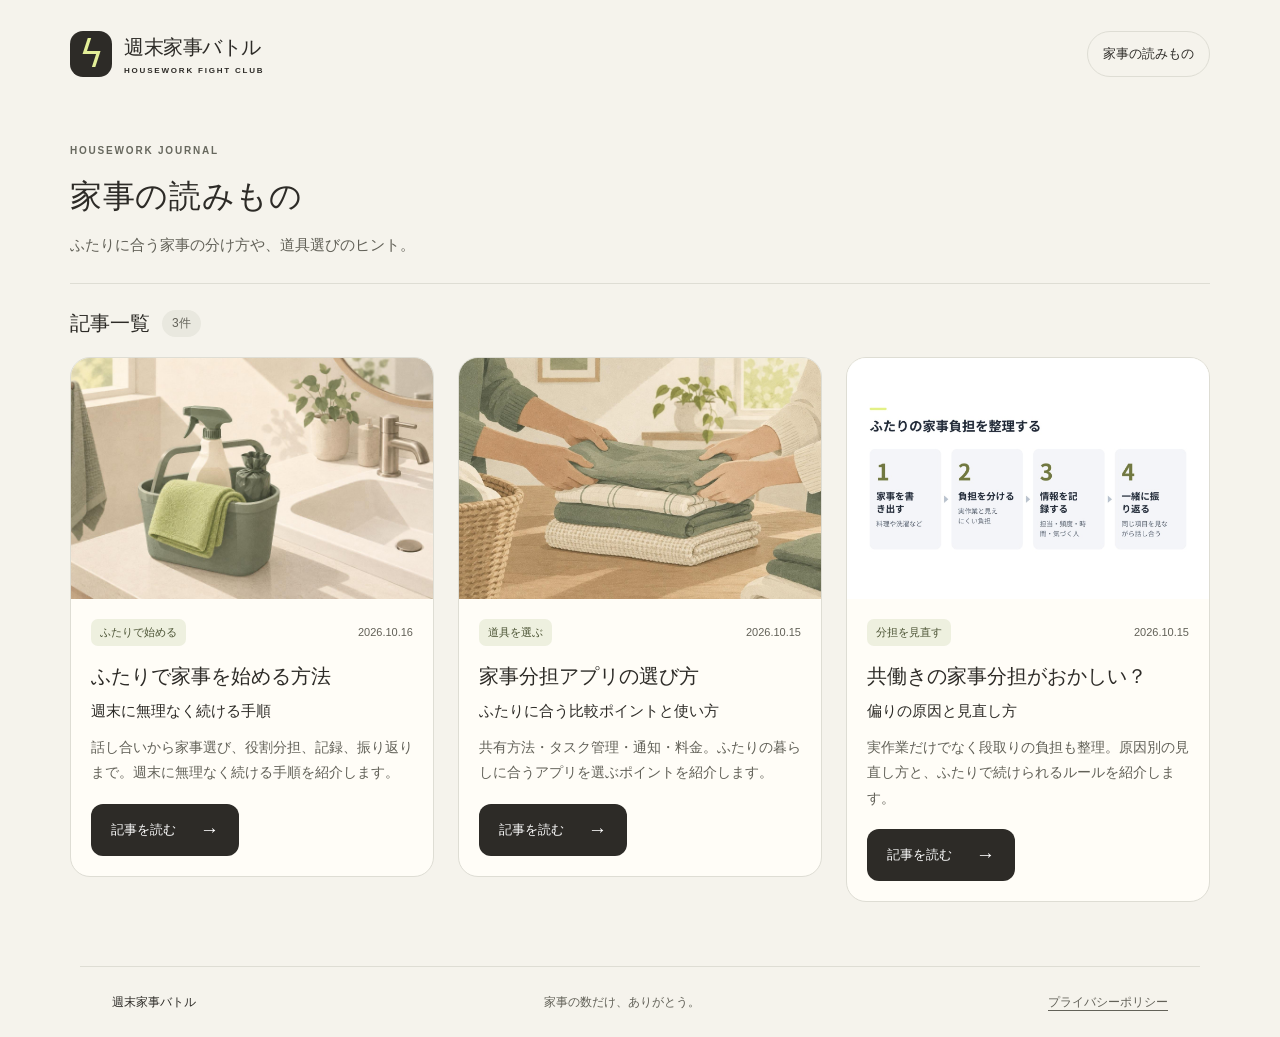
<file: index.html>
<!doctype html>
<html lang="ja"><head><script src="assets/analytics-v1.js"></script>
<meta name="theme-color" content="#f5f3ec"><link rel="icon" href="favicon.svg" type="image/svg+xml"><meta charset="utf-8"><meta name="viewport" content="width=device-width,initial-scale=1"><title>家事の読みもの・記事一覧｜週末家事バトル</title><meta name="description" content="家事の分担やアプリの選び方を、ふたりの暮らしに合わせて考える読み物。無理なく続けるためのヒントをまとめます。"><link rel="canonical" href="https://ing08.github.io/futari-kaji-notes/"><meta property="og:title" content="週末家事バトル"><meta property="og:description" content="無理なく続く、ふたりの家事の分け方。"><meta property="og:type" content="website"><meta property="og:image" content="https://ing08.github.io/futari-kaji-notes/assets/together.jpg"><link rel="stylesheet" href="styles-v4.css"><meta name="google-site-verification" content="J-J-npoTymA7_-kHs8QfjBBZIUGbEoYS8m3hnO7TNtY" /></head>
<body><a class="skip" href="#main">本文へ移動</a><header class="site-header"><a class="brand" href="./"><span class="brand-icon" aria-hidden="true">ϟ</span><span>週末家事バトル<small>HOUSEWORK FIGHT CLUB</small></span></a><span class="header-note">家事の読みもの</span></header>
<main id="main" class="wrap home">
<section class="journal-heading" aria-labelledby="journal-title">
<div><span class="eyebrow">HOUSEWORK JOURNAL</span><h1 id="journal-title">家事の読みもの</h1><p>ふたりに合う家事の分け方や、道具選びのヒント。</p></div>
</section>
<section aria-labelledby="articles-title">
<div class="list-heading"><h2 id="articles-title">記事一覧</h2><span>3件</span></div>
<div class="article-grid">
<article class="journal-card"><a class="journal-card-link" href="articles/starting-housework-together/" aria-labelledby="article-03-title"><div class="card-thumbnail"><img src="assets/weekend-preparation.jpg" width="1536" height="1024" alt="洗面台のそばに用意された掃除道具"></div><div class="card-content"><div class="card-meta"><span class="category">ふたりで始める</span><time datetime="2026-10-16">2026.10.16</time></div><h3 id="article-03-title">ふたりで家事を始める方法<span>週末に無理なく続ける手順</span></h3><p>話し合いから家事選び、役割分担、記録、振り返りまで。週末に無理なく続ける手順を紹介します。</p><span class="card-action">記事を読む <span aria-hidden="true">→</span></span></div></a></article>
<article class="journal-card">
<a class="journal-card-link" href="articles/choosing-chore-apps/" aria-labelledby="article-01-title">
<div class="card-thumbnail"><img src="assets/together.jpg" width="1280" height="853" alt="ふたりで洗濯物をたたむ様子"></div>
<div class="card-content"><div class="card-meta"><span class="category">道具を選ぶ</span><time datetime="2026-10-15">2026.10.15</time></div>
<h3 id="article-01-title">家事分担アプリの選び方<span>ふたりに合う比較ポイントと使い方</span></h3>
<p>共有方法・タスク管理・通知・料金。ふたりの暮らしに合うアプリを選ぶポイントを紹介します。</p>
<span class="card-action">記事を読む <span aria-hidden="true">→</span></span>
</div></a></article>
<article class="journal-card">
<a class="journal-card-link" href="articles/rebalancing-housework/" aria-labelledby="article-02-title">
<div class="card-thumbnail"><img src="assets/workload-inventory.jpg" width="1280" height="853" alt="家事を書き出し、見えにくい負担も記録して一緒に振り返る4つの手順"></div>
<div class="card-content"><div class="card-meta"><span class="category">分担を見直す</span><time datetime="2026-10-15">2026.10.15</time></div>
<h3 id="article-02-title">共働きの家事分担がおかしい？<span>偏りの原因と見直し方</span></h3>
<p>実作業だけでなく段取りの負担も整理。原因別の見直し方と、ふたりで続けられるルールを紹介します。</p>
<span class="card-action">記事を読む <span aria-hidden="true">→</span></span>
</div></a></article>
</div></section></main>
<footer class="site-footer"><span>週末家事バトル</span><span>家事の数だけ、ありがとう。</span><a href="privacy/">プライバシーポリシー</a></footer></body></html>
</file>
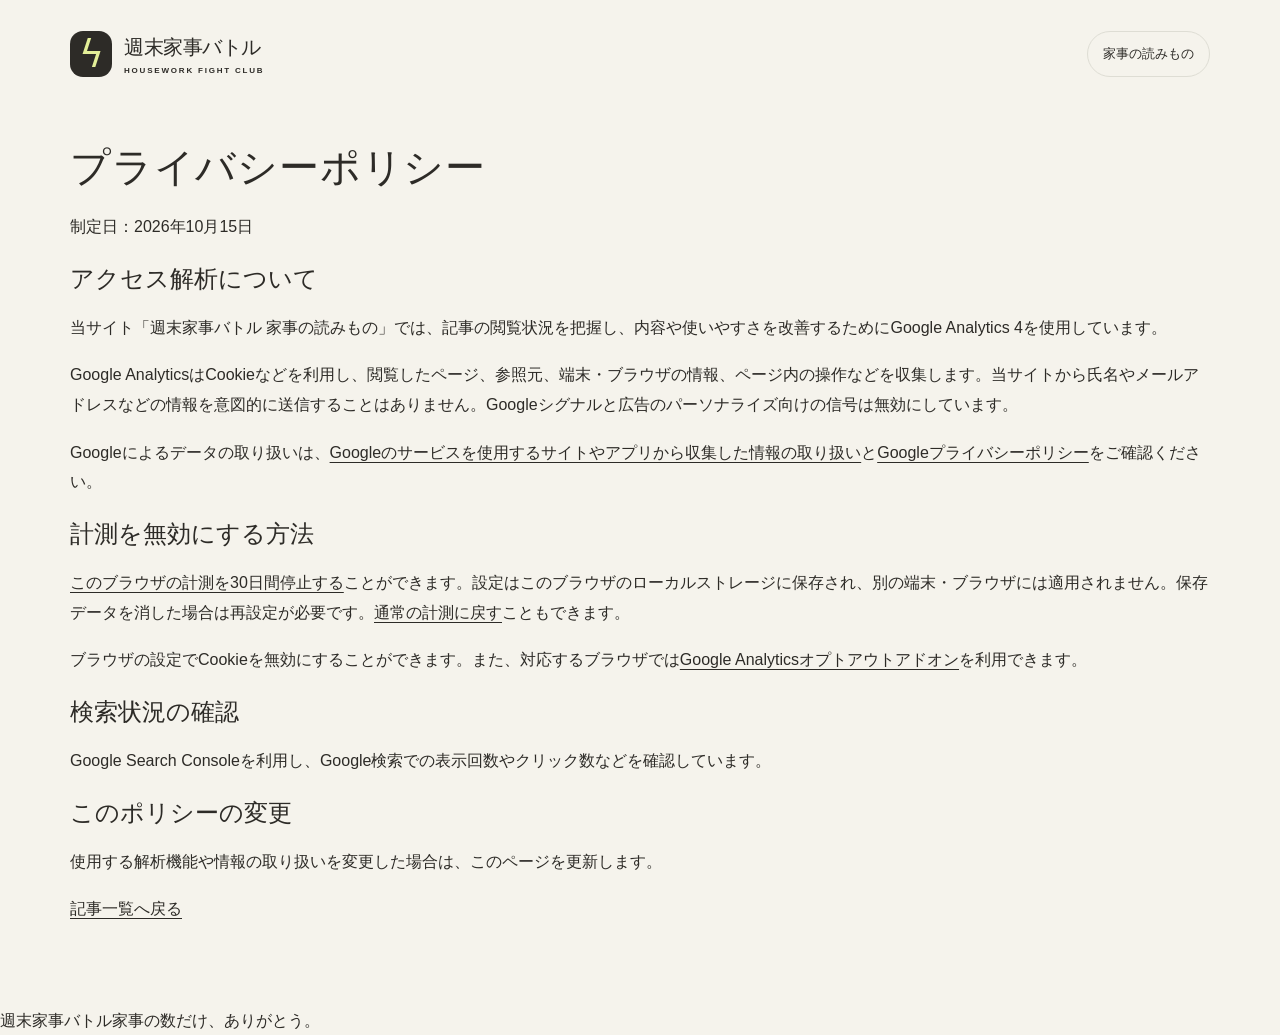
<file: privacy/index.html>
<!doctype html><html lang="ja"><head><script src="../assets/analytics-v1.js"></script>
<meta charset="utf-8"><meta name="viewport" content="width=device-width,initial-scale=1"><title>プライバシーポリシー｜週末家事バトル</title><link rel="icon" href="../favicon.svg"><link rel="stylesheet" href="../styles-v4.css"><link rel="canonical" href="https://ing08.github.io/futari-kaji-notes/privacy/"></head><body><header class="site-header"><a class="brand" href="../"><span class="brand-icon" aria-hidden="true">ϟ</span><span>週末家事バトル<small>HOUSEWORK FIGHT CLUB</small></span></a><span class="header-note">家事の読みもの</span></header><main class="wrap"><article><h1>プライバシーポリシー</h1><p>制定日：2026年10月15日</p><h2>アクセス解析について</h2><p>当サイト「週末家事バトル 家事の読みもの」では、記事の閲覧状況を把握し、内容や使いやすさを改善するためにGoogle Analytics 4を使用しています。</p><p>Google AnalyticsはCookieなどを利用し、閲覧したページ、参照元、端末・ブラウザの情報、ページ内の操作などを収集します。当サイトから氏名やメールアドレスなどの情報を意図的に送信することはありません。Googleシグナルと広告のパーソナライズ向けの信号は無効にしています。</p><p>Googleによるデータの取り扱いは、<a href="https://policies.google.com/technologies/partner-sites">Googleのサービスを使用するサイトやアプリから収集した情報の取り扱い</a>と<a href="https://policies.google.com/privacy">Googleプライバシーポリシー</a>をご確認ください。</p><h2>計測を無効にする方法</h2><p><a href="?analytics=off">このブラウザの計測を30日間停止する</a>ことができます。設定はこのブラウザのローカルストレージに保存され、別の端末・ブラウザには適用されません。保存データを消した場合は再設定が必要です。<a href="?analytics=on">通常の計測に戻す</a>こともできます。</p><p>ブラウザの設定でCookieを無効にすることができます。また、対応するブラウザでは<a href="https://tools.google.com/dlpage/gaoptout?hl=ja">Google Analyticsオプトアウトアドオン</a>を利用できます。</p><h2>検索状況の確認</h2><p>Google Search Consoleを利用し、Google検索での表示回数やクリック数などを確認しています。</p><h2>このポリシーの変更</h2><p>使用する解析機能や情報の取り扱いを変更した場合は、このページを更新します。</p><p><a href="../">記事一覧へ戻る</a></p></article></main><footer><span>週末家事バトル</span><span>家事の数だけ、ありがとう。</span></footer></body></html>
</file>
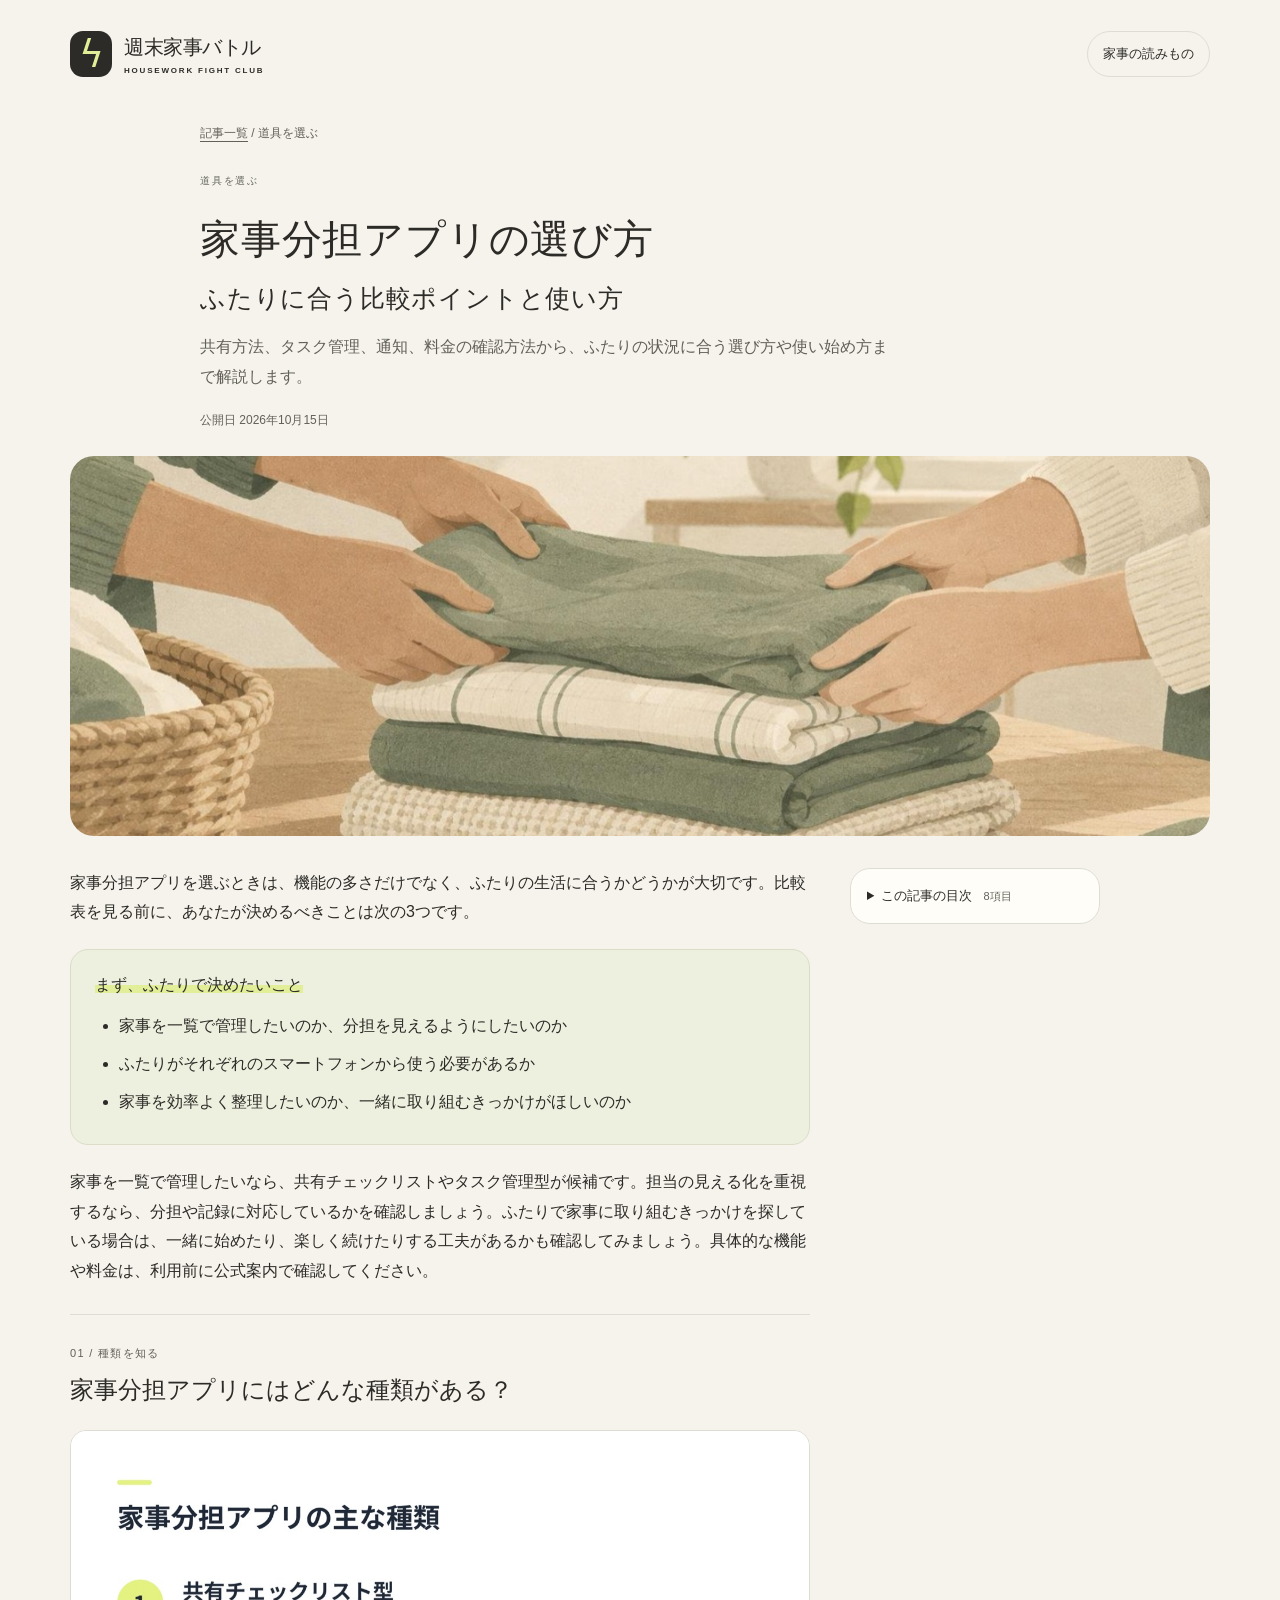
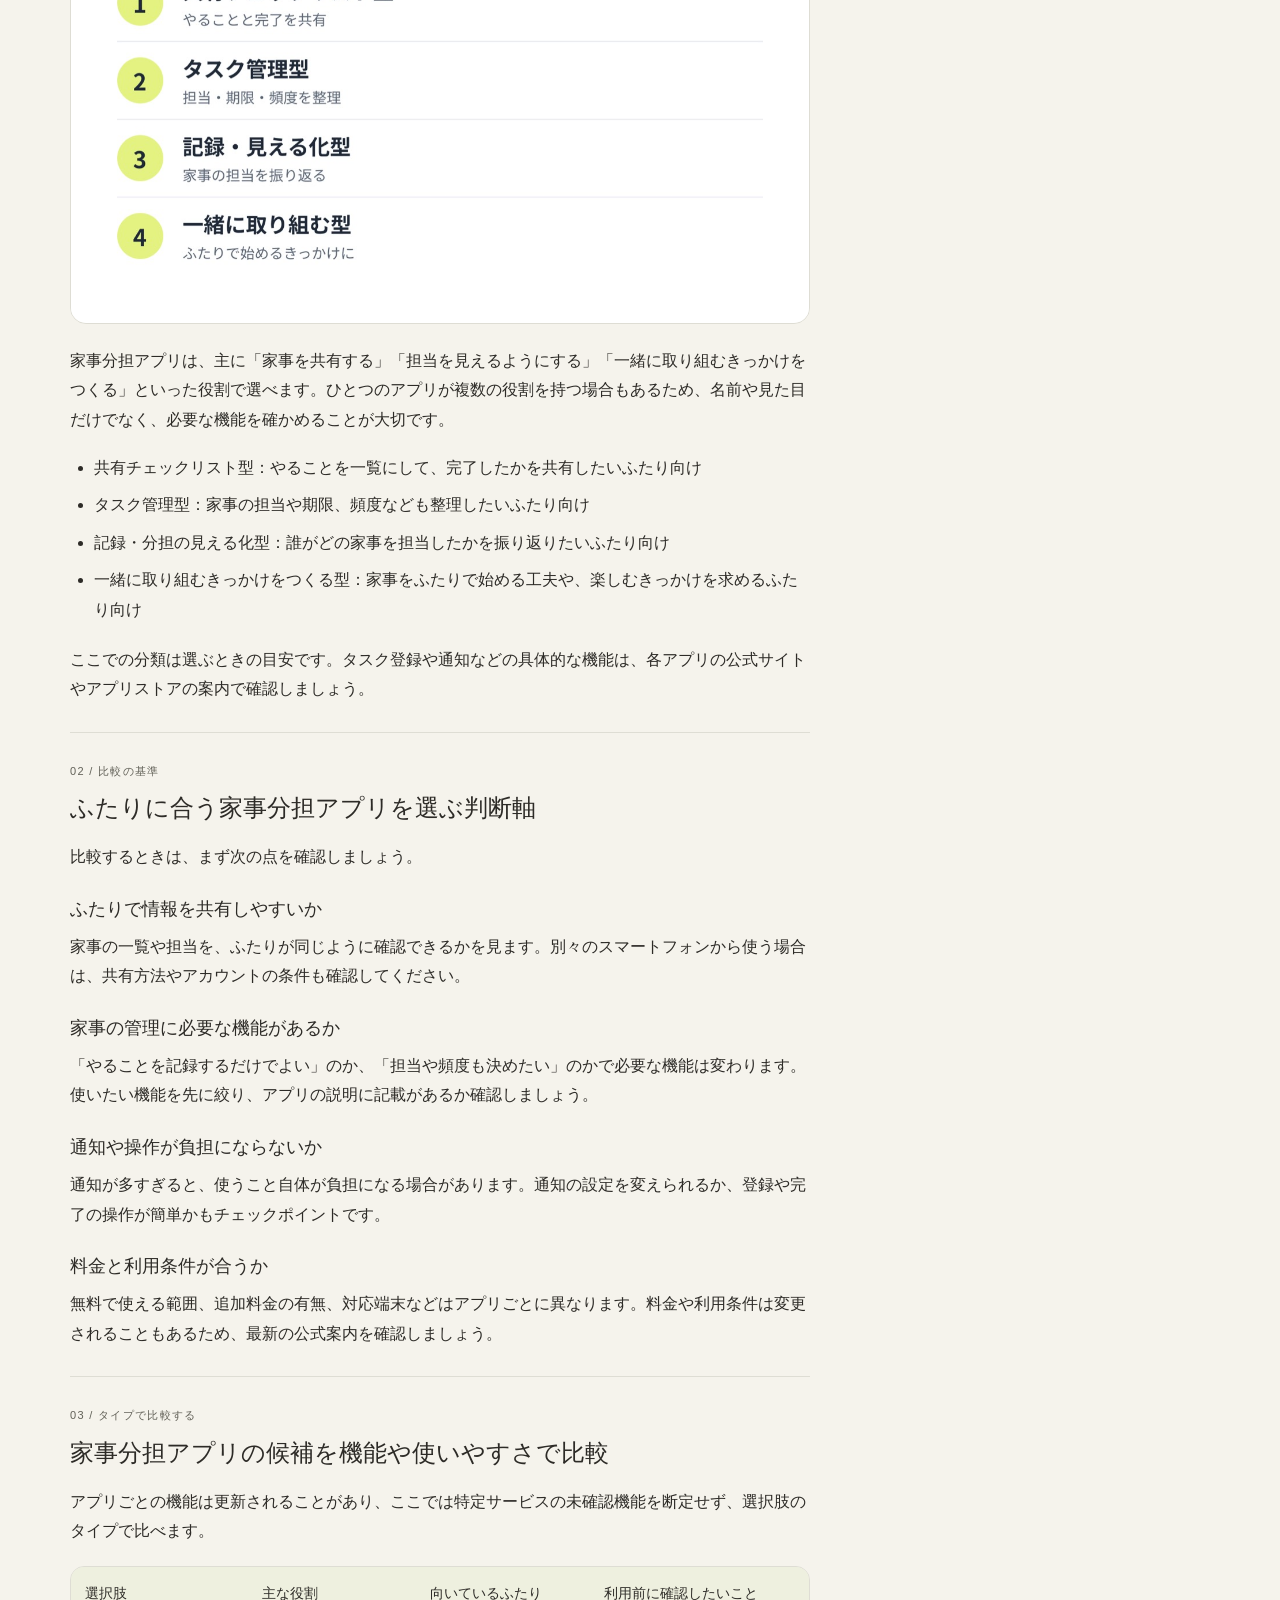
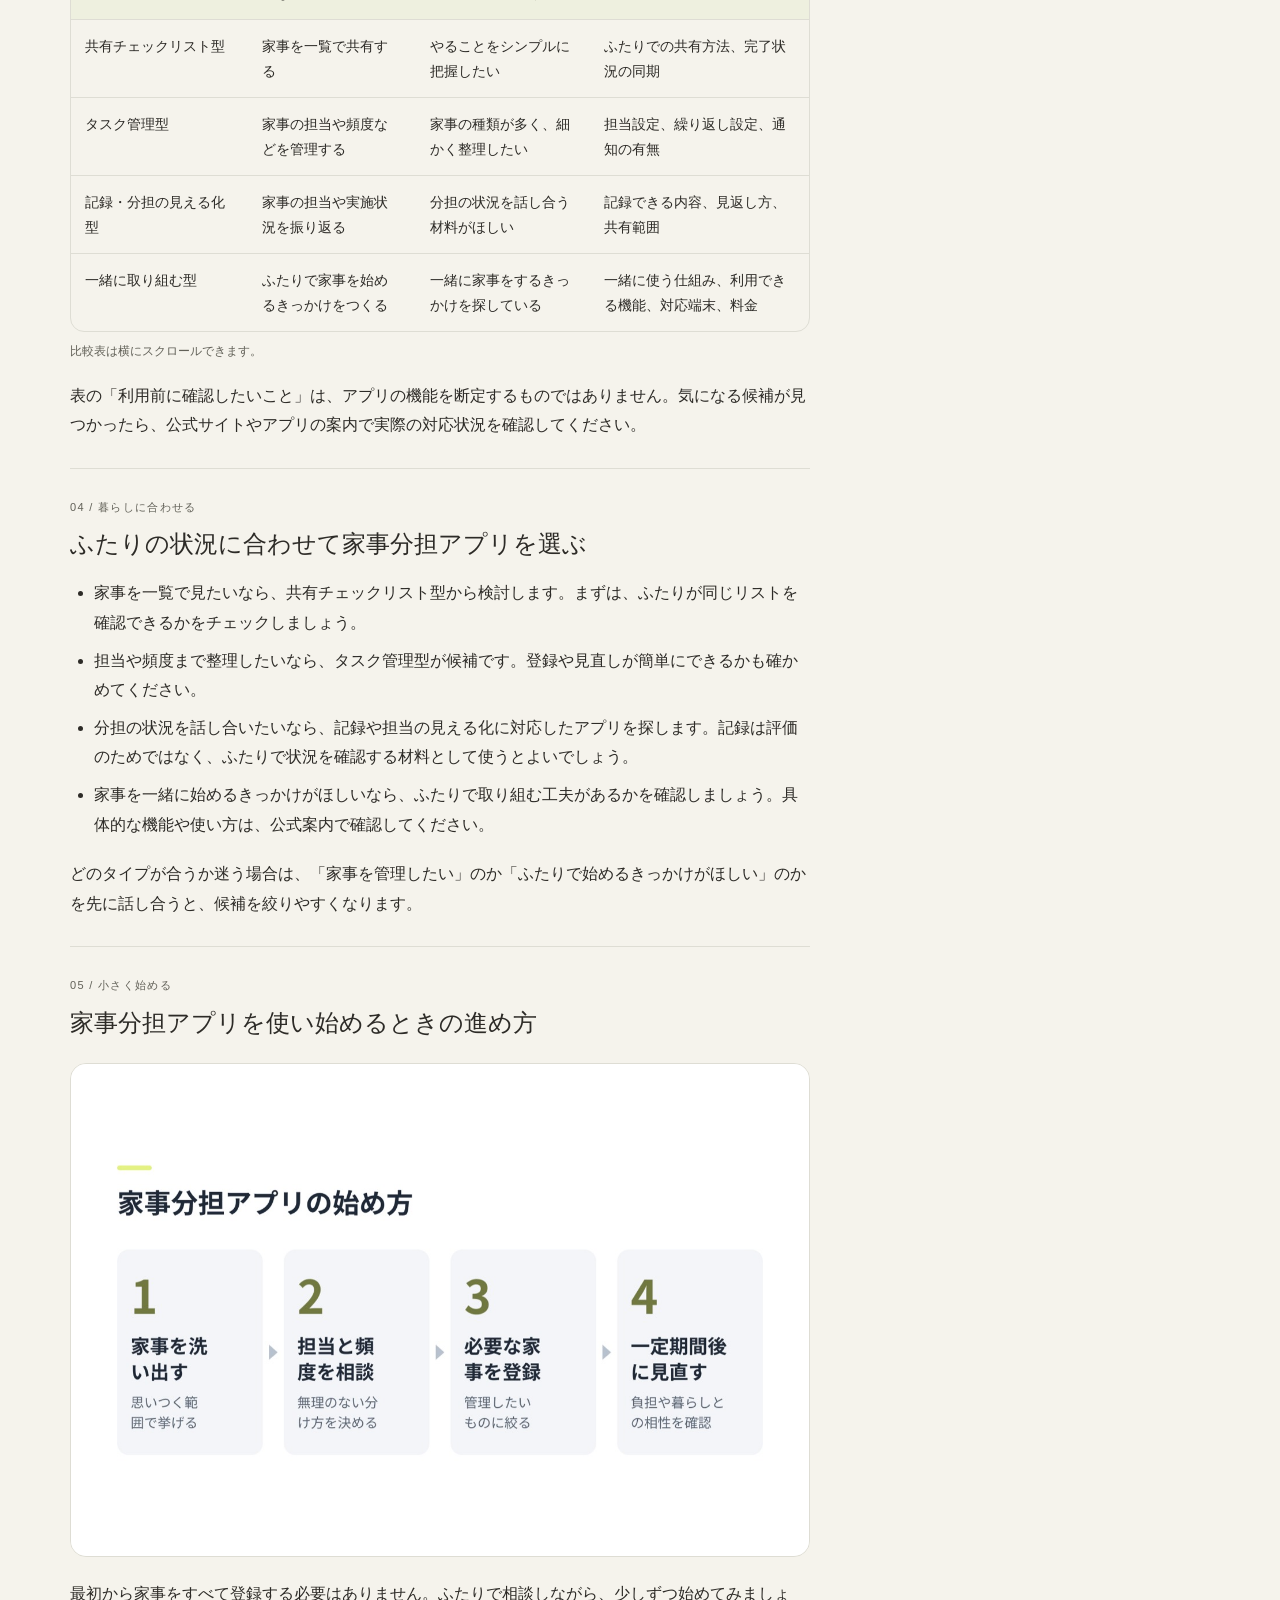
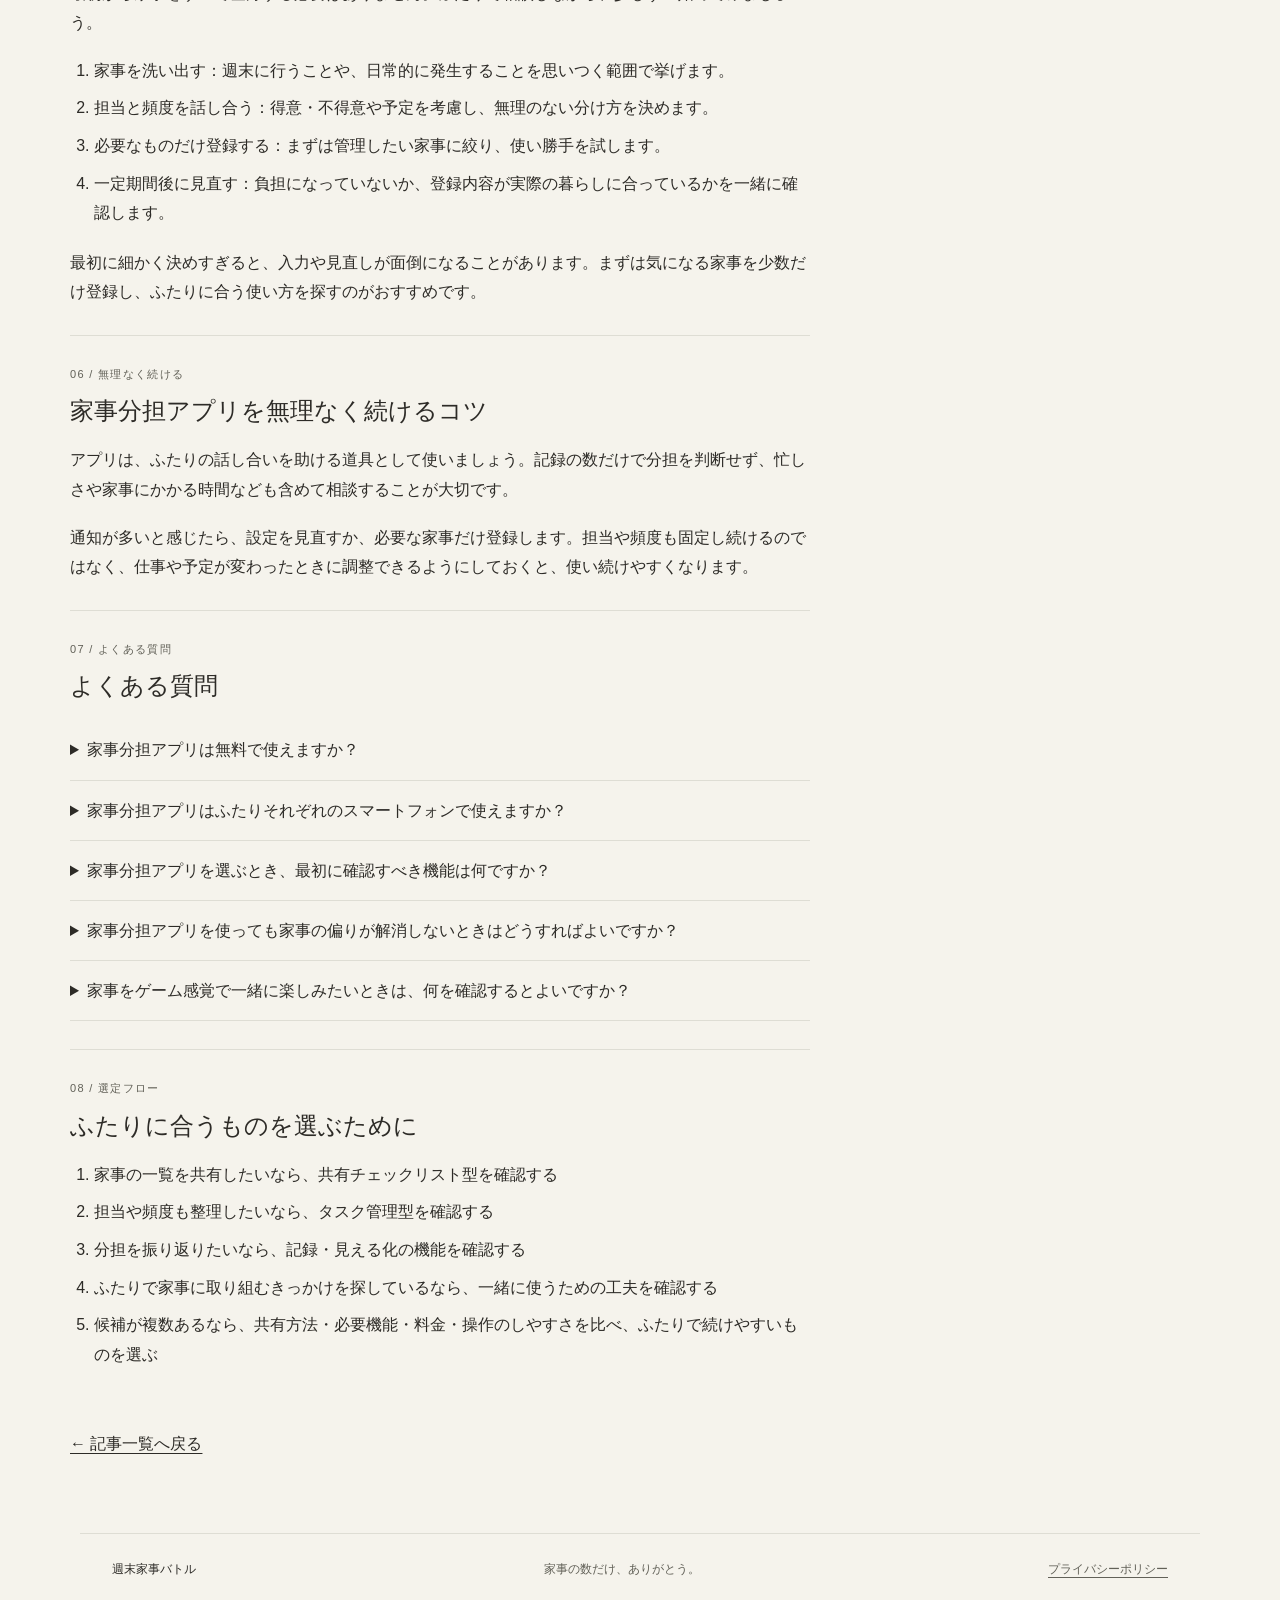
<file: articles/choosing-chore-apps/index.html>
<!doctype html>
<html lang="ja"><head><script src="../../assets/analytics-v1.js"></script>
<meta name="theme-color" content="#f5f3ec"><link rel="icon" href="../../favicon.svg" type="image/svg+xml"><meta charset="utf-8"><meta name="viewport" content="width=device-width,initial-scale=1"><title>家事分担アプリの選び方｜ふたりに合う比較ポイントと使い方 | 週末家事バトル</title><meta name="description" content="家事分担アプリの種類や比較ポイントを紹介。共有方法、タスク管理、通知、料金の確認方法から、ふたりの状況に合う選び方や使い始め方まで解説します。"><link rel="canonical" href="https://ing08.github.io/futari-kaji-notes/articles/choosing-chore-apps/"><meta property="og:title" content="家事分担アプリの選び方｜ふたりに合う比較ポイントと使い方"><meta property="og:description" content="共有方法、タスク管理、通知、料金。ふたりに合うアプリの選び方と、無理なく続けるヒント。"><meta property="og:type" content="article"><meta property="og:url" content="https://ing08.github.io/futari-kaji-notes/articles/choosing-chore-apps/"><meta property="og:image" content="https://ing08.github.io/futari-kaji-notes/assets/together.jpg"><meta name="twitter:card" content="summary_large_image"><link rel="stylesheet" href="../../styles-v4.css"></head>
<body><a class="skip" href="#main">本文へ移動</a><header class="site-header"><a class="brand" href="../../"><span class="brand-icon" aria-hidden="true">ϟ</span><span>週末家事バトル<small>HOUSEWORK FIGHT CLUB</small></span></a><span class="header-note">家事の読みもの</span></header>
<main id="main" class="wrap"><div class="article-head"><nav class="breadcrumb" aria-label="パンくず"><a href="../../">記事一覧</a> / 道具を選ぶ</nav><span class="eyebrow">道具を選ぶ</span><h1>家事分担アプリの選び方<span class="title-sub">ふたりに合う比較ポイントと使い方</span></h1><p class="intro">共有方法、タスク管理、通知、料金の確認方法から、ふたりの状況に合う選び方や使い始め方まで解説します。</p><p class="meta">公開日 <time datetime="2026-10-15">2026年10月15日</time></p></div>
<img class="hero" src="../../assets/together.jpg" width="1280" height="853" alt="ふたりで洗濯物をたたむ様子">
<div class="article-layout"><article class="article-body">
<p>家事分担アプリを選ぶときは、機能の多さだけでなく、ふたりの生活に合うかどうかが大切です。比較表を見る前に、あなたが決めるべきことは次の3つです。</p>
<div class="key-box"><strong>まず、ふたりで決めたいこと</strong><ul><li>家事を一覧で管理したいのか、分担を見えるようにしたいのか</li><li>ふたりがそれぞれのスマートフォンから使う必要があるか</li><li>家事を効率よく整理したいのか、一緒に取り組むきっかけがほしいのか</li></ul></div>
<p>家事を一覧で管理したいなら、共有チェックリストやタスク管理型が候補です。担当の見える化を重視するなら、分担や記録に対応しているかを確認しましょう。ふたりで家事に取り組むきっかけを探している場合は、一緒に始めたり、楽しく続けたりする工夫があるかも確認してみましょう。具体的な機能や料金は、利用前に公式案内で確認してください。</p>
<section id="types"><span class="number">01 / 種類を知る</span><h2>家事分担アプリにはどんな種類がある？</h2><figure><img src="../../assets/app-types.jpg" width="1280" height="853" loading="lazy" alt="家事分担アプリの主な種類。共有チェックリスト型、タスク管理型、記録・見える化型、一緒に取り組む型。"></figure>
<p>家事分担アプリは、主に「家事を共有する」「担当を見えるようにする」「一緒に取り組むきっかけをつくる」といった役割で選べます。ひとつのアプリが複数の役割を持つ場合もあるため、名前や見た目だけでなく、必要な機能を確かめることが大切です。</p>
<ul><li><strong>共有チェックリスト型：</strong>やることを一覧にして、完了したかを共有したいふたり向け</li><li><strong>タスク管理型：</strong>家事の担当や期限、頻度なども整理したいふたり向け</li><li><strong>記録・分担の見える化型：</strong>誰がどの家事を担当したかを振り返りたいふたり向け</li><li><strong>一緒に取り組むきっかけをつくる型：</strong>家事をふたりで始める工夫や、楽しむきっかけを求めるふたり向け</li></ul><p>ここでの分類は選ぶときの目安です。タスク登録や通知などの具体的な機能は、各アプリの公式サイトやアプリストアの案内で確認しましょう。</p></section>
<section id="criteria"><span class="number">02 / 比較の基準</span><h2>ふたりに合う家事分担アプリを選ぶ判断軸</h2><p>比較するときは、まず次の点を確認しましょう。</p><h3>ふたりで情報を共有しやすいか</h3><p>家事の一覧や担当を、ふたりが同じように確認できるかを見ます。別々のスマートフォンから使う場合は、共有方法やアカウントの条件も確認してください。</p><h3>家事の管理に必要な機能があるか</h3><p>「やることを記録するだけでよい」のか、「担当や頻度も決めたい」のかで必要な機能は変わります。使いたい機能を先に絞り、アプリの説明に記載があるか確認しましょう。</p><h3>通知や操作が負担にならないか</h3><p>通知が多すぎると、使うこと自体が負担になる場合があります。通知の設定を変えられるか、登録や完了の操作が簡単かもチェックポイントです。</p><h3>料金と利用条件が合うか</h3><p>無料で使える範囲、追加料金の有無、対応端末などはアプリごとに異なります。料金や利用条件は変更されることもあるため、最新の公式案内を確認しましょう。</p></section>
<section id="comparison"><span class="number">03 / タイプで比較する</span><h2>家事分担アプリの候補を機能や使いやすさで比較</h2><p>アプリごとの機能は更新されることがあり、ここでは特定サービスの未確認機能を断定せず、選択肢のタイプで比べます。</p><div class="table-scroll" tabindex="0" role="region" aria-label="アプリのタイプ別比較表。狭い画面では横にスクロールできます"><table><thead><tr><th scope="col">選択肢</th><th scope="col">主な役割</th><th scope="col">向いているふたり</th><th scope="col">利用前に確認したいこと</th></tr></thead><tbody><tr><td>共有チェックリスト型</td><td>家事を一覧で共有する</td><td>やることをシンプルに把握したい</td><td>ふたりでの共有方法、完了状況の同期</td></tr><tr><td>タスク管理型</td><td>家事の担当や頻度などを管理する</td><td>家事の種類が多く、細かく整理したい</td><td>担当設定、繰り返し設定、通知の有無</td></tr><tr><td>記録・分担の見える化型</td><td>家事の担当や実施状況を振り返る</td><td>分担の状況を話し合う材料がほしい</td><td>記録できる内容、見返し方、共有範囲</td></tr><tr><td>一緒に取り組む型</td><td>ふたりで家事を始めるきっかけをつくる</td><td>一緒に家事をするきっかけを探している</td><td>一緒に使う仕組み、利用できる機能、対応端末、料金</td></tr></tbody></table></div><p class="meta">比較表は横にスクロールできます。</p><p>表の「利用前に確認したいこと」は、アプリの機能を断定するものではありません。気になる候補が見つかったら、公式サイトやアプリの案内で実際の対応状況を確認してください。</p></section>
<section id="choose"><span class="number">04 / 暮らしに合わせる</span><h2>ふたりの状況に合わせて家事分担アプリを選ぶ</h2><ul><li><strong>家事を一覧で見たいなら、</strong>共有チェックリスト型から検討します。まずは、ふたりが同じリストを確認できるかをチェックしましょう。</li><li><strong>担当や頻度まで整理したいなら、</strong>タスク管理型が候補です。登録や見直しが簡単にできるかも確かめてください。</li><li><strong>分担の状況を話し合いたいなら、</strong>記録や担当の見える化に対応したアプリを探します。記録は評価のためではなく、ふたりで状況を確認する材料として使うとよいでしょう。</li><li><strong>家事を一緒に始めるきっかけがほしいなら、</strong>ふたりで取り組む工夫があるかを確認しましょう。具体的な機能や使い方は、公式案内で確認してください。</li></ul><p>どのタイプが合うか迷う場合は、「家事を管理したい」のか「ふたりで始めるきっかけがほしい」のかを先に話し合うと、候補を絞りやすくなります。</p></section>
<section id="start"><span class="number">05 / 小さく始める</span><h2>家事分担アプリを使い始めるときの進め方</h2><figure><img src="../../assets/getting-started.jpg" width="1280" height="853" loading="lazy" alt="家事分担アプリの始め方。家事を洗い出す、担当と頻度を相談、必要な家事を登録、一定期間後に見直す。"></figure><p>最初から家事をすべて登録する必要はありません。ふたりで相談しながら、少しずつ始めてみましょう。</p><ol><li><strong>家事を洗い出す：</strong>週末に行うことや、日常的に発生することを思いつく範囲で挙げます。</li><li><strong>担当と頻度を話し合う：</strong>得意・不得意や予定を考慮し、無理のない分け方を決めます。</li><li><strong>必要なものだけ登録する：</strong>まずは管理したい家事に絞り、使い勝手を試します。</li><li><strong>一定期間後に見直す：</strong>負担になっていないか、登録内容が実際の暮らしに合っているかを一緒に確認します。</li></ol><p>最初に細かく決めすぎると、入力や見直しが面倒になることがあります。まずは気になる家事を少数だけ登録し、ふたりに合う使い方を探すのがおすすめです。</p></section>
<section id="continue"><span class="number">06 / 無理なく続ける</span><h2>家事分担アプリを無理なく続けるコツ</h2><p>アプリは、ふたりの話し合いを助ける道具として使いましょう。記録の数だけで分担を判断せず、忙しさや家事にかかる時間なども含めて相談することが大切です。</p><p>通知が多いと感じたら、設定を見直すか、必要な家事だけ登録します。担当や頻度も固定し続けるのではなく、仕事や予定が変わったときに調整できるようにしておくと、使い続けやすくなります。</p></section>
<section id="faq"><span class="number">07 / よくある質問</span><h2>よくある質問</h2><details><summary>家事分担アプリは無料で使えますか？</summary><p>無料で使える範囲や有料機能の有無は、アプリによって異なります。ダウンロード前に、公式サイトやアプリストアで料金と利用条件を確認してください。</p></details><details><summary>家事分担アプリはふたりそれぞれのスマートフォンで使えますか？</summary><p>対応状況や共有方法はアプリごとに異なります。別々のスマートフォンで使いたい場合は、対応端末、アカウントの条件、データの共有方法を事前に確認しましょう。</p></details><details><summary>家事分担アプリを選ぶとき、最初に確認すべき機能は何ですか？</summary><p>まずは、ふたりで家事の情報を共有できるかを確認しましょう。そのうえで、担当設定や通知、繰り返し登録など、ふたりが必要とする機能に対応しているかを見ます。</p></details><details><summary>家事分担アプリを使っても家事の偏りが解消しないときはどうすればよいですか？</summary><p>アプリの記録を一緒に見ながら、家事の量や頻度、所要時間、予定の違いを話し合ってみましょう。記録を相手への指摘に使うのではなく、分担を調整するための材料として活用するのがポイントです。</p></details><details><summary>家事をゲーム感覚で一緒に楽しみたいときは、何を確認するとよいですか？</summary><p>楽しみながら続ける工夫や、ふたりで使う仕組みがあるかを確認しましょう。ゲーム要素の内容や具体的な機能、利用条件は公式案内で確認し、ふたりの希望に合うかを判断してください。</p></details></section>
<section id="flow"><span class="number">08 / 選定フロー</span><h2>ふたりに合うものを選ぶために</h2><ol><li>家事の一覧を共有したいなら、共有チェックリスト型を確認する</li><li>担当や頻度も整理したいなら、タスク管理型を確認する</li><li>分担を振り返りたいなら、記録・見える化の機能を確認する</li><li>ふたりで家事に取り組むきっかけを探しているなら、一緒に使うための工夫を確認する</li><li>候補が複数あるなら、共有方法・必要機能・料金・操作のしやすさを比べ、ふたりで続けやすいものを選ぶ</li></ol></section><a class="back" href="../../">← 記事一覧へ戻る</a></article>
<aside class="toc" aria-label="目次"><details class="toc-disclosure"><summary>この記事の目次 <span>8項目</span></summary><ol><li><a href="#types">アプリの種類を知る</a></li><li><a href="#criteria">選ぶときの判断軸</a></li><li><a href="#comparison">タイプ別の比較表</a></li><li><a href="#choose">状況に合わせた選び方</a></li><li><a href="#start">使い始めるときの進め方</a></li><li><a href="#continue">無理なく続けるコツ</a></li><li><a href="#faq">よくある質問</a></li><li><a href="#flow">選定フロー</a></li></ol></details></aside></div></main>
<footer class="site-footer"><span>週末家事バトル</span><span>家事の数だけ、ありがとう。</span><a href="../../privacy/">プライバシーポリシー</a></footer></body></html>
</file>
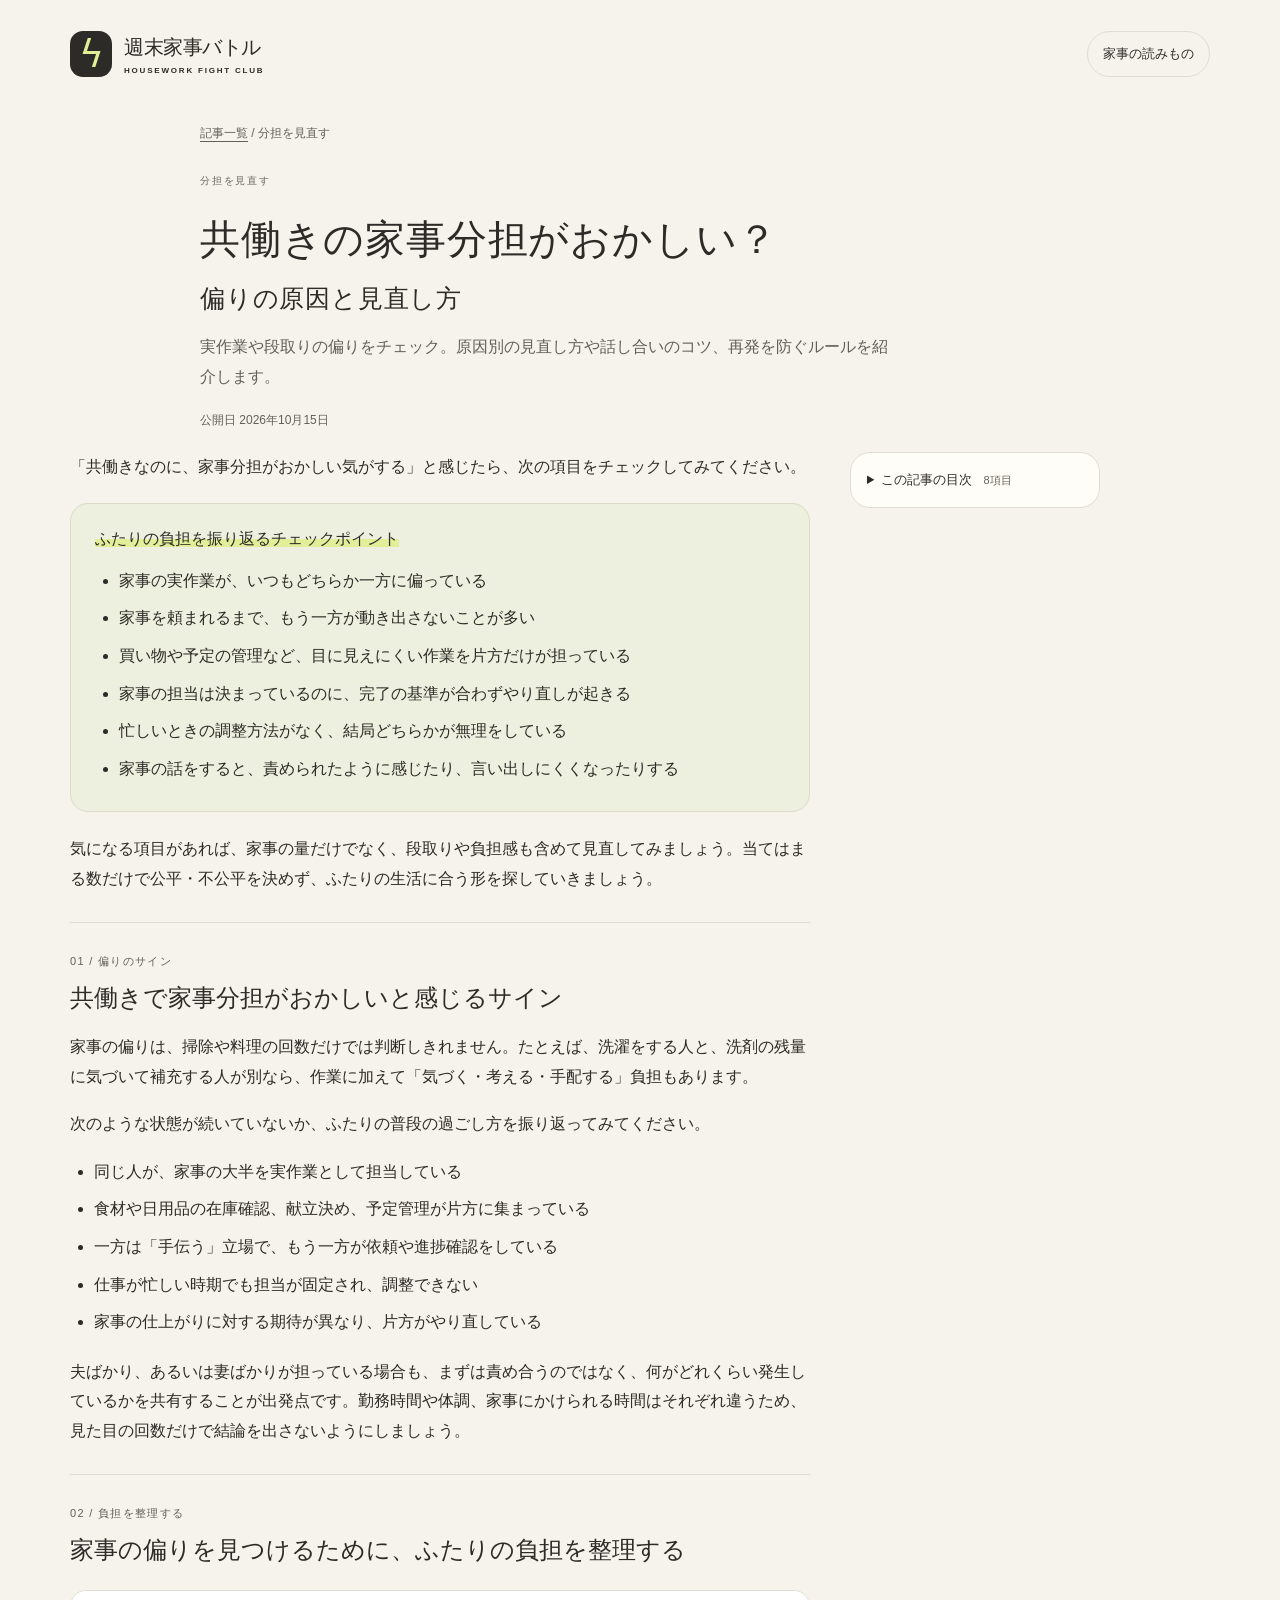
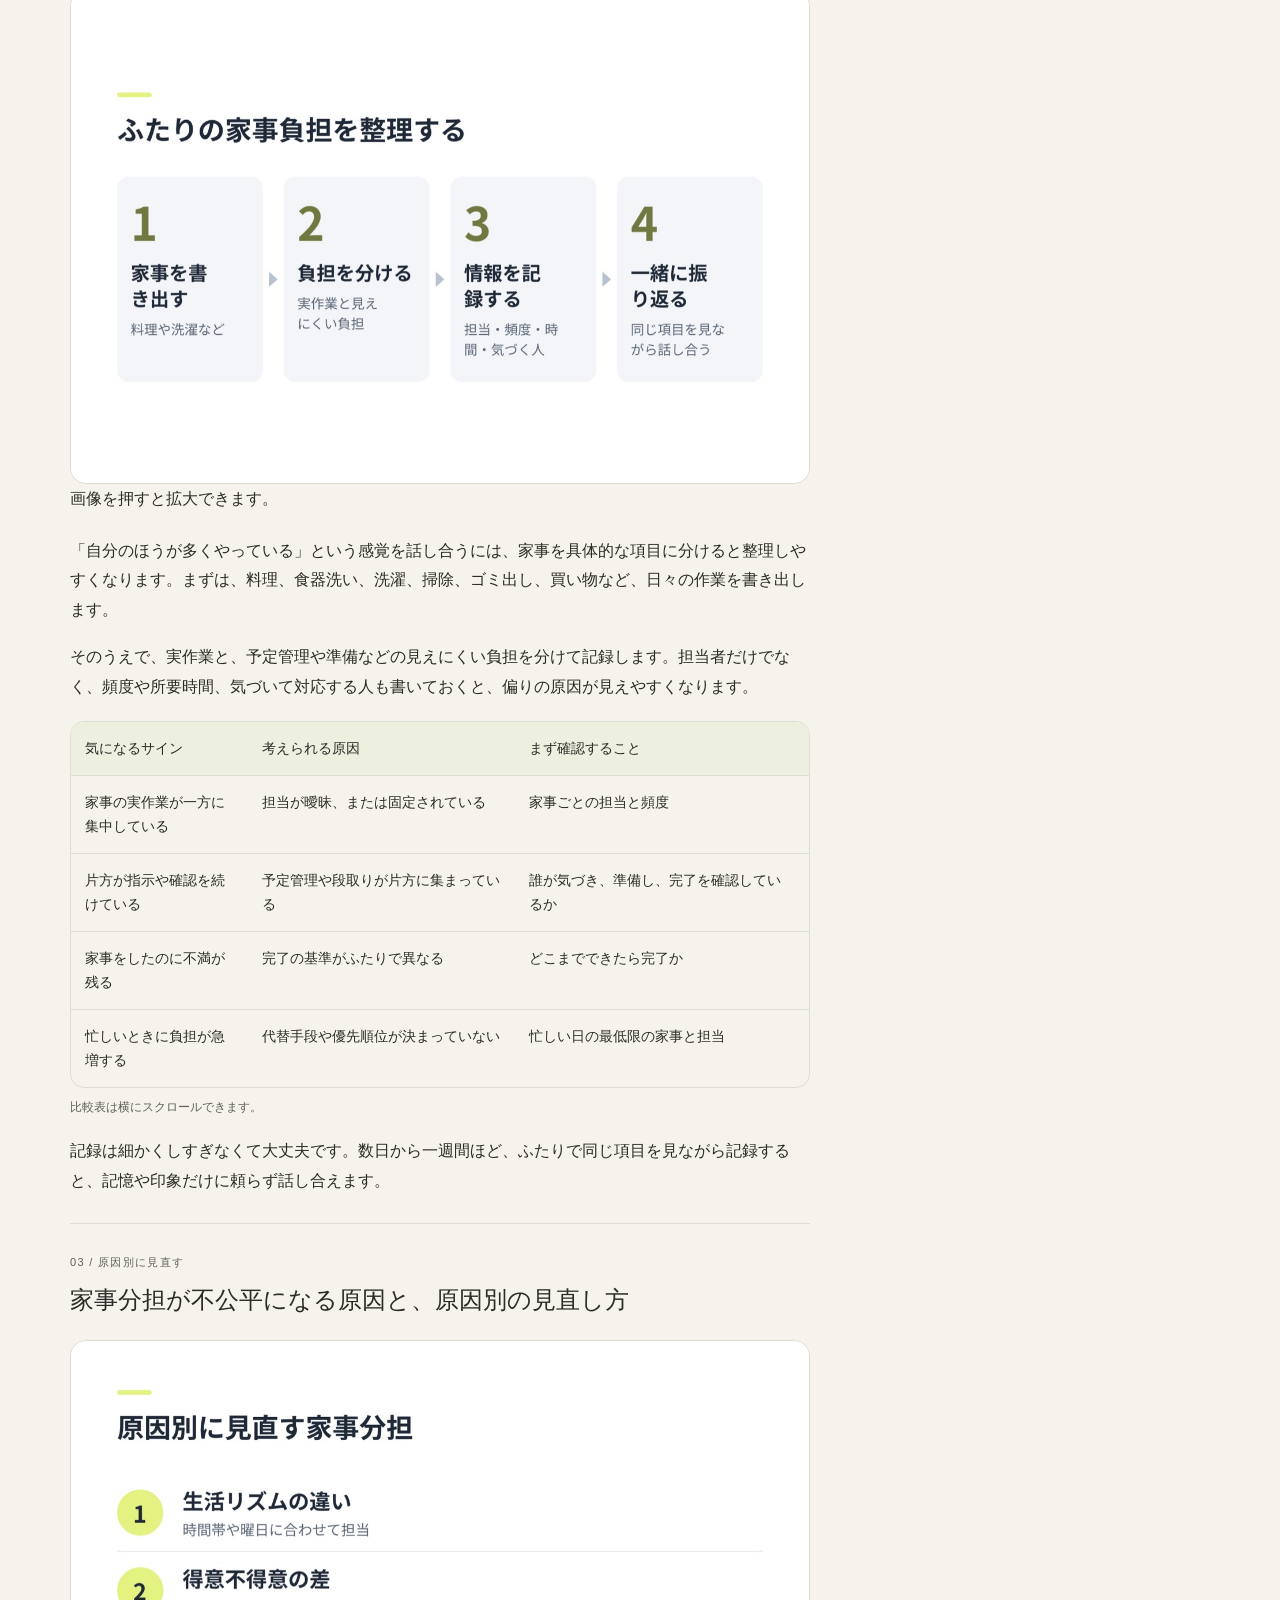
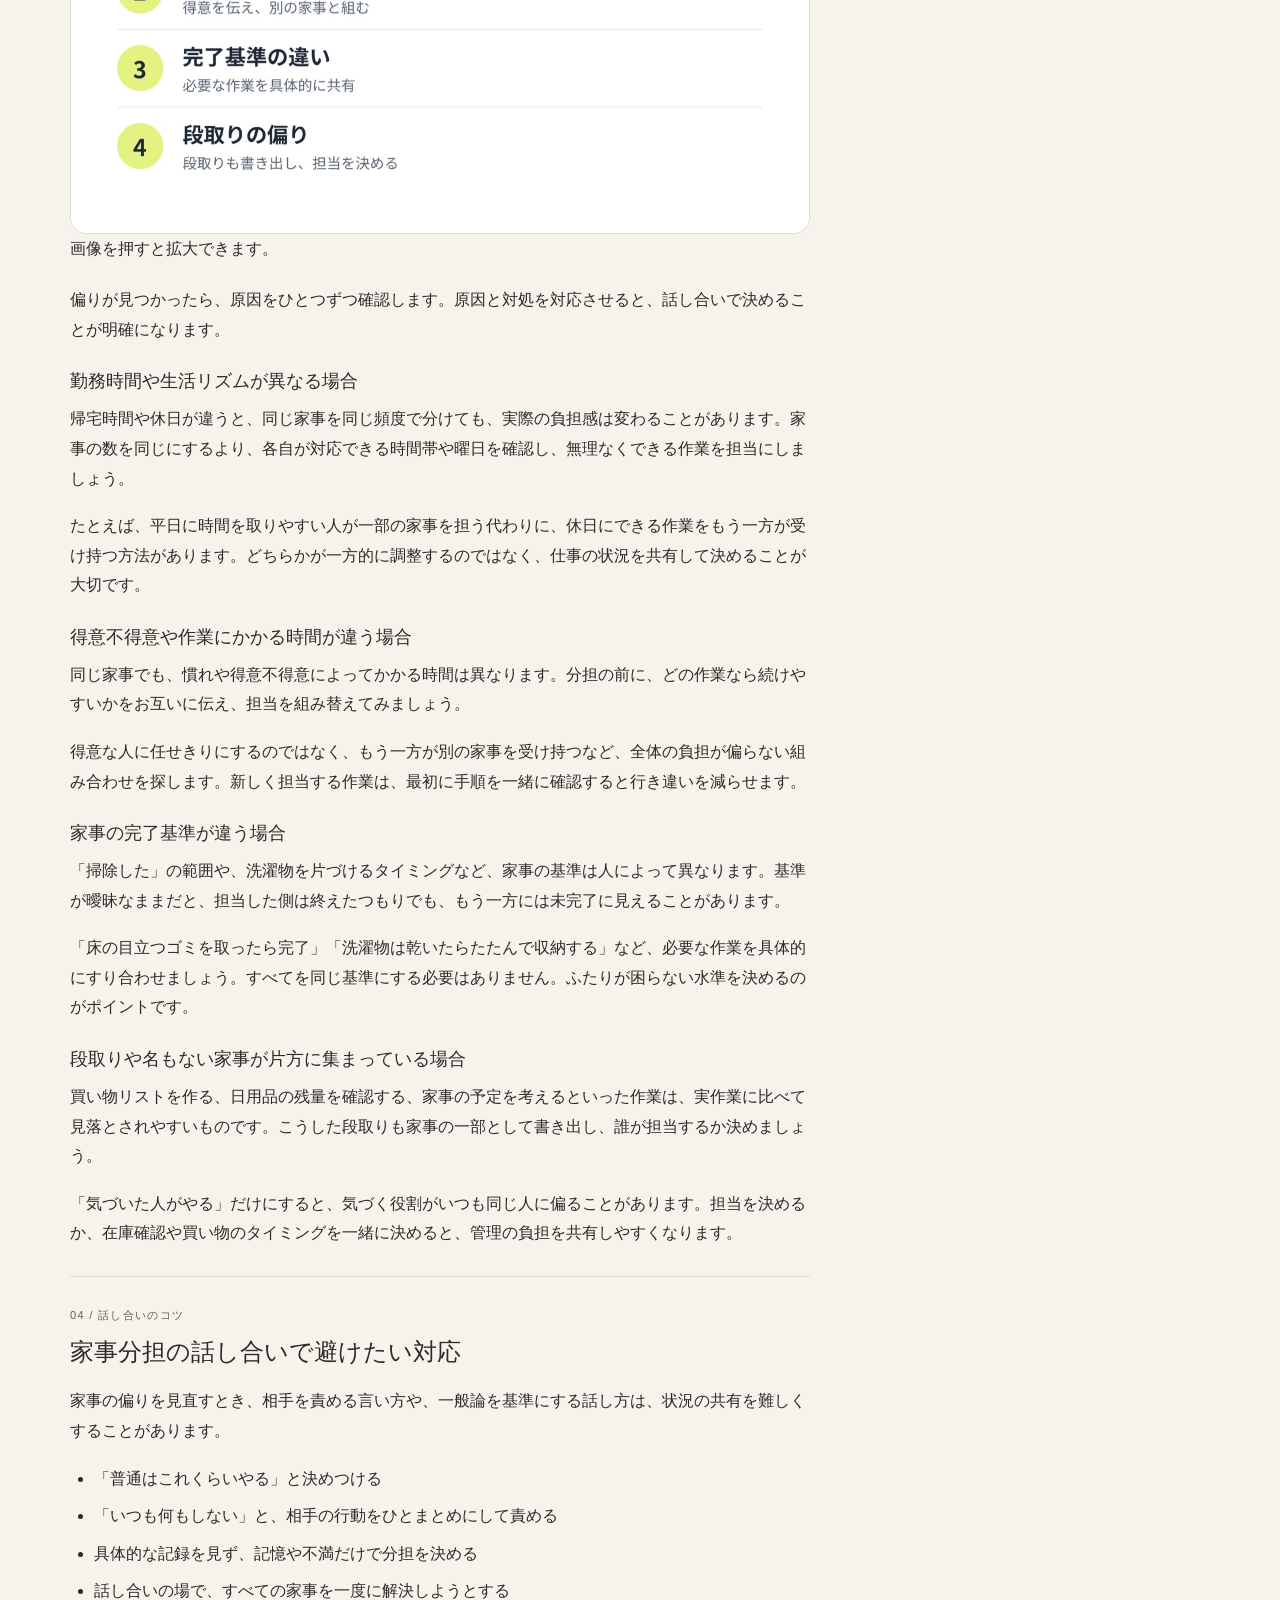
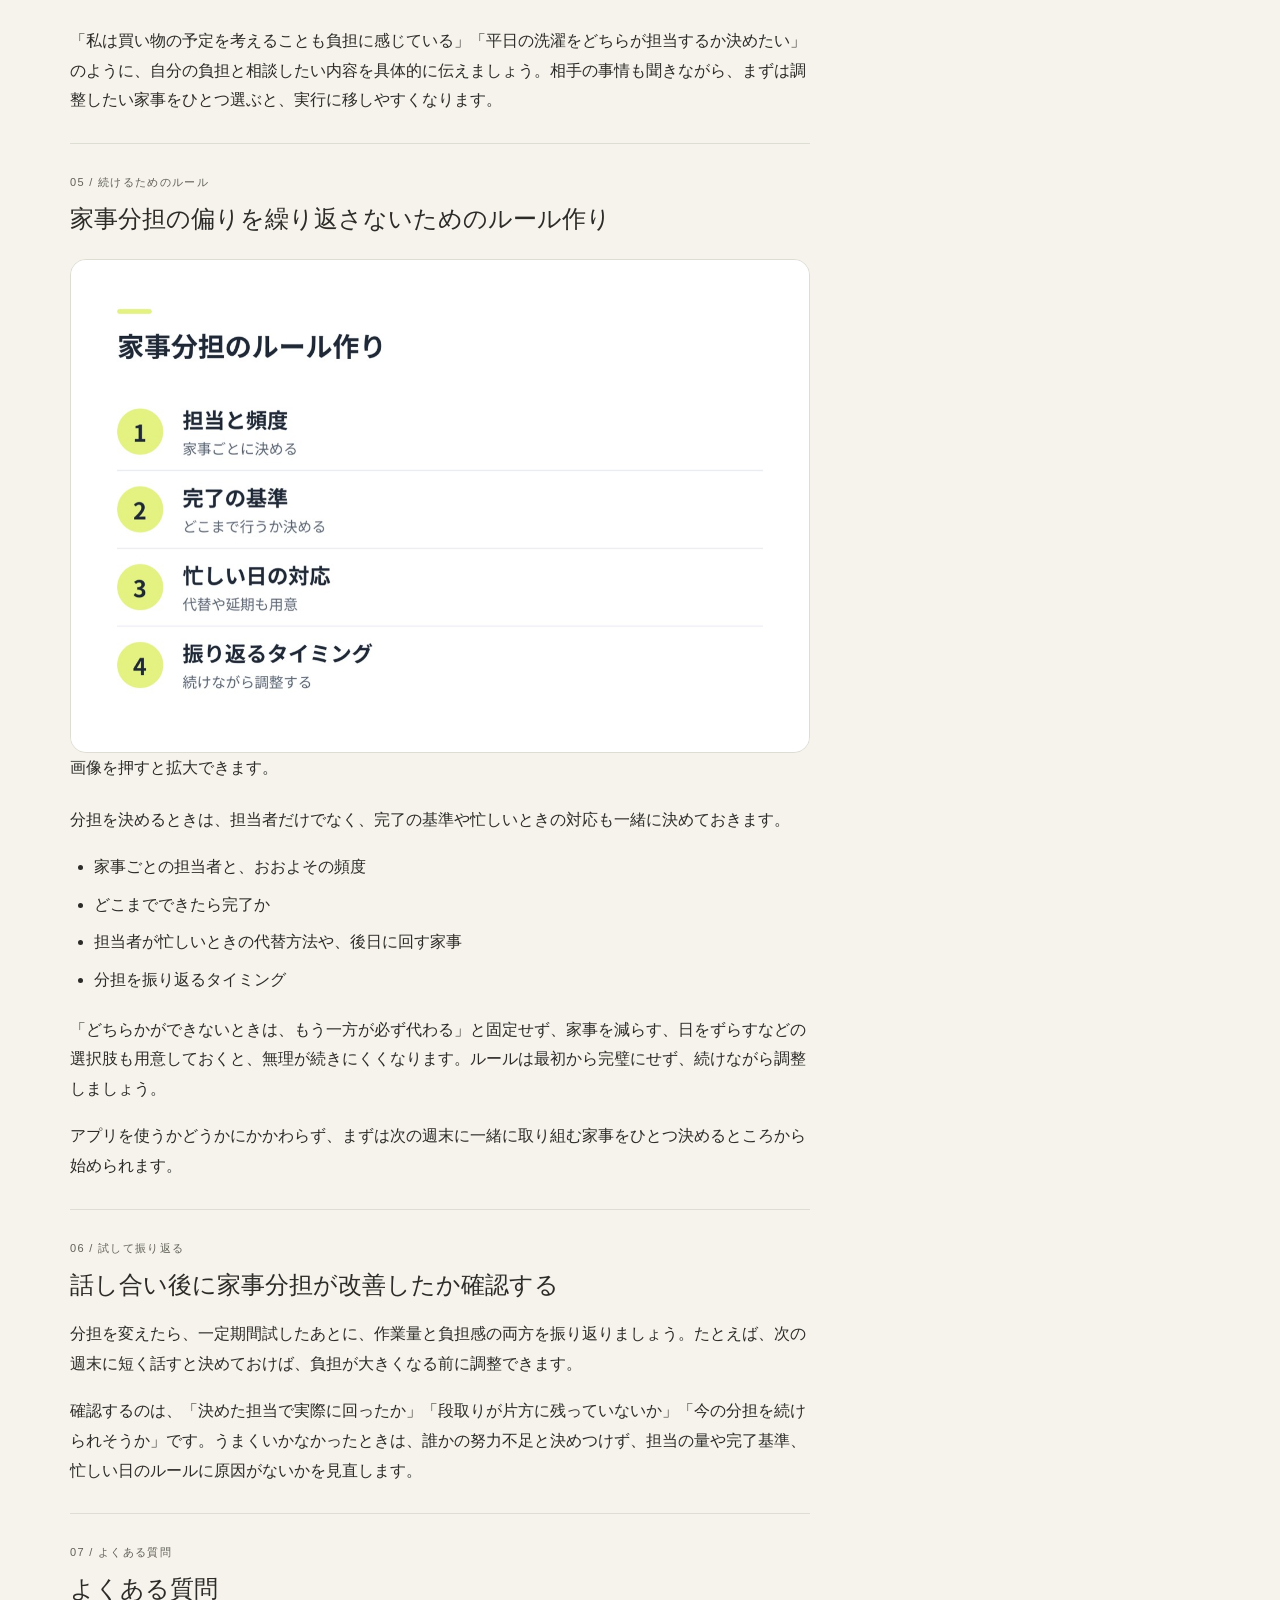
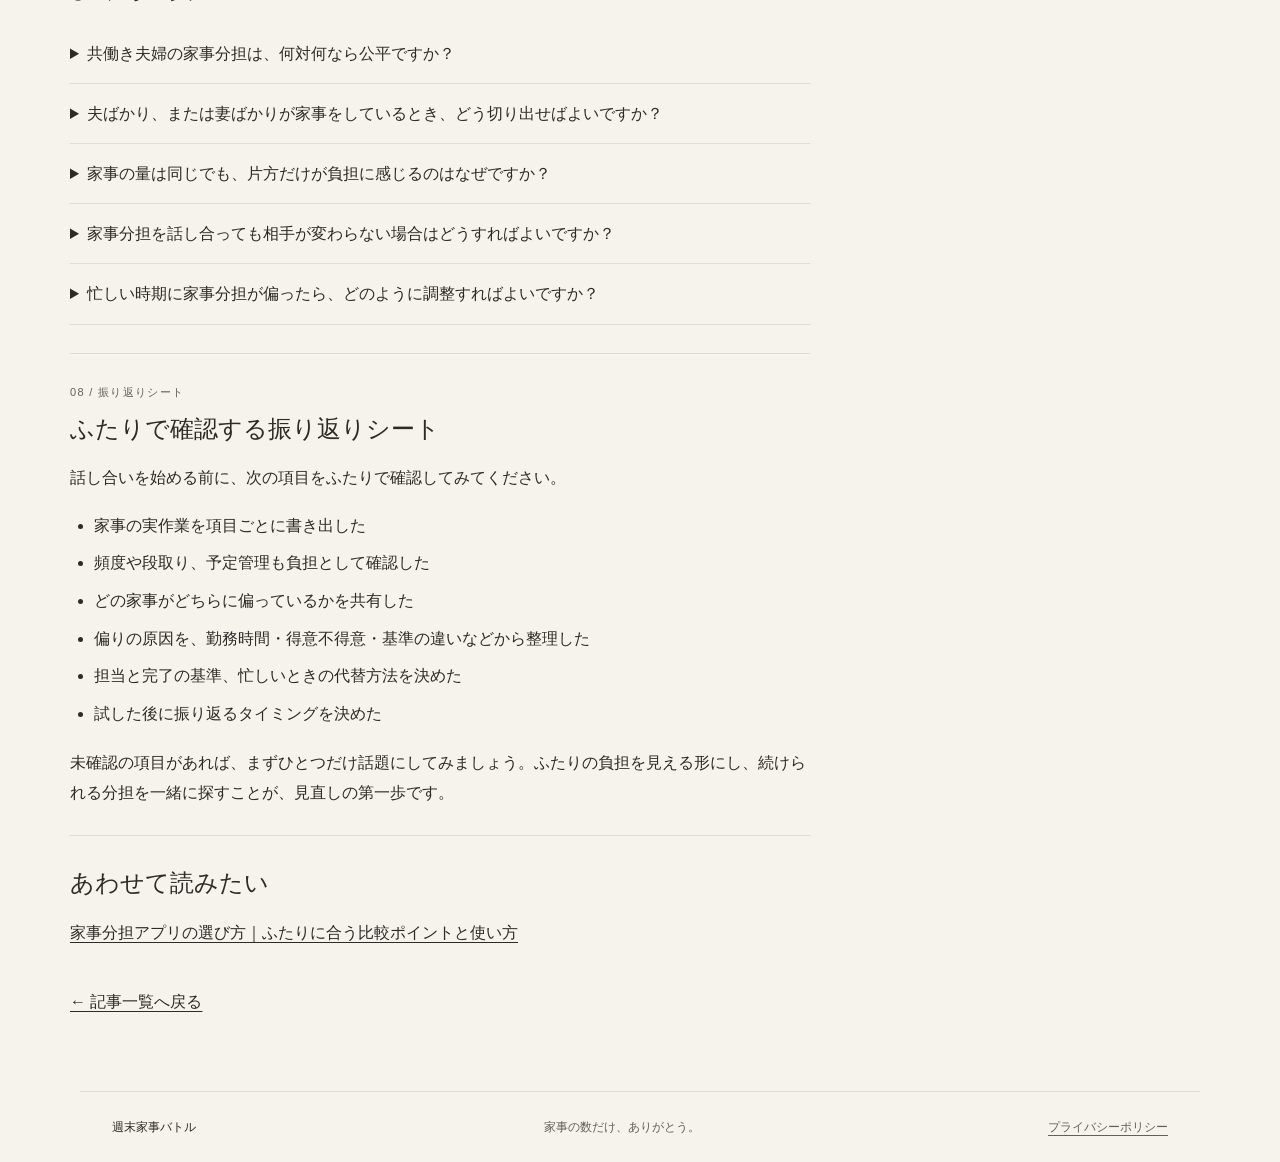
<file: articles/rebalancing-housework/index.html>
<!doctype html>
<html lang="ja">
<head><script src="../../assets/analytics-v1.js"></script>

<meta charset="utf-8"><meta name="viewport" content="width=device-width,initial-scale=1">
<meta name="theme-color" content="#f5f3ec"><link rel="icon" href="../../favicon.svg" type="image/svg+xml">
<title>共働きの家事分担がおかしい？偏りの原因と見直し方 | 週末家事バトル</title>
<meta name="description" content="共働きの家事分担がおかしいと感じたら、実作業や段取りの偏りをチェック。原因別の見直し方や話し合いのコツ、再発を防ぐルールを紹介します。">
<link rel="canonical" href="https://ing08.github.io/futari-kaji-notes/articles/rebalancing-housework/">
<meta property="og:title" content="共働きの家事分担がおかしい？偏りの原因と見直し方">
<meta property="og:description" content="実作業だけでなく、段取りや負担感も整理して、ふたりに合う家事分担を見直しましょう。">
<meta property="og:type" content="article"><meta property="og:url" content="https://ing08.github.io/futari-kaji-notes/articles/rebalancing-housework/">
<meta property="og:image" content="https://ing08.github.io/futari-kaji-notes/assets/workload-inventory.jpg">
<meta name="twitter:card" content="summary_large_image"><link rel="stylesheet" href="../../styles-v4.css">
</head>
<body>
<a class="skip" href="#main">本文へ移動</a>
<header class="site-header"><a class="brand" href="../../"><span class="brand-icon" aria-hidden="true">ϟ</span><span>週末家事バトル<small>HOUSEWORK FIGHT CLUB</small></span></a><span class="header-note">家事の読みもの</span></header>
<main id="main" class="wrap">
<div class="article-head">
<nav class="breadcrumb" aria-label="パンくず"><a href="../../">記事一覧</a> / 分担を見直す</nav>
<span class="eyebrow">分担を見直す</span>
<h1>共働きの家事分担がおかしい？<span class="title-sub">偏りの原因と見直し方</span></h1>
<p class="intro">実作業や段取りの偏りをチェック。原因別の見直し方や話し合いのコツ、再発を防ぐルールを紹介します。</p>
<p class="meta">公開日 <time datetime="2026-10-15">2026年10月15日</time></p>
</div>
<div class="article-layout"><article class="article-body">
<p>「共働きなのに、家事分担がおかしい気がする」と感じたら、次の項目をチェックしてみてください。</p>
<div class="key-box"><strong>ふたりの負担を振り返るチェックポイント</strong>
<ul>
<li>家事の実作業が、いつもどちらか一方に偏っている</li>
<li>家事を頼まれるまで、もう一方が動き出さないことが多い</li>
<li>買い物や予定の管理など、目に見えにくい作業を片方だけが担っている</li>
<li>家事の担当は決まっているのに、完了の基準が合わずやり直しが起きる</li>
<li>忙しいときの調整方法がなく、結局どちらかが無理をしている</li>
<li>家事の話をすると、責められたように感じたり、言い出しにくくなったりする</li>
</ul></div>
<p>気になる項目があれば、家事の量だけでなく、段取りや負担感も含めて見直してみましょう。当てはまる数だけで公平・不公平を決めず、ふたりの生活に合う形を探していきましょう。</p>
<section id="signs"><span class="number">01 / 偏りのサイン</span><h2>共働きで家事分担がおかしいと感じるサイン</h2>
<p>家事の偏りは、掃除や料理の回数だけでは判断しきれません。たとえば、洗濯をする人と、洗剤の残量に気づいて補充する人が別なら、作業に加えて「気づく・考える・手配する」負担もあります。</p>
<p>次のような状態が続いていないか、ふたりの普段の過ごし方を振り返ってみてください。</p>
<ul><li>同じ人が、家事の大半を実作業として担当している</li><li>食材や日用品の在庫確認、献立決め、予定管理が片方に集まっている</li><li>一方は「手伝う」立場で、もう一方が依頼や進捗確認をしている</li><li>仕事が忙しい時期でも担当が固定され、調整できない</li><li>家事の仕上がりに対する期待が異なり、片方がやり直している</li></ul>
<p>夫ばかり、あるいは妻ばかりが担っている場合も、まずは責め合うのではなく、何がどれくらい発生しているかを共有することが出発点です。勤務時間や体調、家事にかけられる時間はそれぞれ違うため、見た目の回数だけで結論を出さないようにしましょう。</p></section>
<section id="inventory"><span class="number">02 / 負担を整理する</span><h2>家事の偏りを見つけるために、ふたりの負担を整理する</h2>
<figure><a href="../../assets/workload-inventory.jpg" aria-label="ふたりの家事負担を整理する図を拡大"><img src="../../assets/workload-inventory.jpg" width="1280" height="853" loading="lazy" alt="ふたりの家事負担を整理する。家事を書き出す、実作業と見えにくい負担を分ける、担当・頻度・時間・気づく人を記録する、一緒に振り返る。"></a><figcaption>画像を押すと拡大できます。</figcaption></figure>
<p>「自分のほうが多くやっている」という感覚を話し合うには、家事を具体的な項目に分けると整理しやすくなります。まずは、料理、食器洗い、洗濯、掃除、ゴミ出し、買い物など、日々の作業を書き出します。</p>
<p>そのうえで、実作業と、予定管理や準備などの見えにくい負担を分けて記録します。担当者だけでなく、頻度や所要時間、気づいて対応する人も書いておくと、偏りの原因が見えやすくなります。</p>
<div class="table-scroll" tabindex="0" role="region" aria-label="家事の偏りの原因と確認事項。狭い画面では横にスクロールできます"><table><thead><tr><th scope="col">気になるサイン</th><th scope="col">考えられる原因</th><th scope="col">まず確認すること</th></tr></thead><tbody>
<tr><td>家事の実作業が一方に集中している</td><td>担当が曖昧、または固定されている</td><td>家事ごとの担当と頻度</td></tr>
<tr><td>片方が指示や確認を続けている</td><td>予定管理や段取りが片方に集まっている</td><td>誰が気づき、準備し、完了を確認しているか</td></tr>
<tr><td>家事をしたのに不満が残る</td><td>完了の基準がふたりで異なる</td><td>どこまでできたら完了か</td></tr>
<tr><td>忙しいときに負担が急増する</td><td>代替手段や優先順位が決まっていない</td><td>忙しい日の最低限の家事と担当</td></tr>
</tbody></table></div><p class="meta">比較表は横にスクロールできます。</p>
<p>記録は細かくしすぎなくて大丈夫です。数日から一週間ほど、ふたりで同じ項目を見ながら記録すると、記憶や印象だけに頼らず話し合えます。</p></section>
<section id="causes"><span class="number">03 / 原因別に見直す</span><h2>家事分担が不公平になる原因と、原因別の見直し方</h2>
<figure><a href="../../assets/workload-causes.jpg" aria-label="原因別に見直す家事分担の図を拡大"><img src="../../assets/workload-causes.jpg" width="1280" height="853" loading="lazy" alt="原因別に見直す家事分担。生活リズムの違い、得意不得意の差、完了基準の違い、段取りの偏り。"></a><figcaption>画像を押すと拡大できます。</figcaption></figure>
<p>偏りが見つかったら、原因をひとつずつ確認します。原因と対処を対応させると、話し合いで決めることが明確になります。</p>
<h3>勤務時間や生活リズムが異なる場合</h3>
<p>帰宅時間や休日が違うと、同じ家事を同じ頻度で分けても、実際の負担感は変わることがあります。家事の数を同じにするより、各自が対応できる時間帯や曜日を確認し、無理なくできる作業を担当にしましょう。</p>
<p>たとえば、平日に時間を取りやすい人が一部の家事を担う代わりに、休日にできる作業をもう一方が受け持つ方法があります。どちらかが一方的に調整するのではなく、仕事の状況を共有して決めることが大切です。</p>
<h3>得意不得意や作業にかかる時間が違う場合</h3>
<p>同じ家事でも、慣れや得意不得意によってかかる時間は異なります。分担の前に、どの作業なら続けやすいかをお互いに伝え、担当を組み替えてみましょう。</p>
<p>得意な人に任せきりにするのではなく、もう一方が別の家事を受け持つなど、全体の負担が偏らない組み合わせを探します。新しく担当する作業は、最初に手順を一緒に確認すると行き違いを減らせます。</p>
<h3>家事の完了基準が違う場合</h3>
<p>「掃除した」の範囲や、洗濯物を片づけるタイミングなど、家事の基準は人によって異なります。基準が曖昧なままだと、担当した側は終えたつもりでも、もう一方には未完了に見えることがあります。</p>
<p>「床の目立つゴミを取ったら完了」「洗濯物は乾いたらたたんで収納する」など、必要な作業を具体的にすり合わせましょう。すべてを同じ基準にする必要はありません。ふたりが困らない水準を決めるのがポイントです。</p>
<h3>段取りや名もない家事が片方に集まっている場合</h3>
<p>買い物リストを作る、日用品の残量を確認する、家事の予定を考えるといった作業は、実作業に比べて見落とされやすいものです。こうした段取りも家事の一部として書き出し、誰が担当するか決めましょう。</p>
<p>「気づいた人がやる」だけにすると、気づく役割がいつも同じ人に偏ることがあります。担当を決めるか、在庫確認や買い物のタイミングを一緒に決めると、管理の負担を共有しやすくなります。</p></section>
<section id="conversation"><span class="number">04 / 話し合いのコツ</span><h2>家事分担の話し合いで避けたい対応</h2>
<p>家事の偏りを見直すとき、相手を責める言い方や、一般論を基準にする話し方は、状況の共有を難しくすることがあります。</p>
<ul><li>「普通はこれくらいやる」と決めつける</li><li>「いつも何もしない」と、相手の行動をひとまとめにして責める</li><li>具体的な記録を見ず、記憶や不満だけで分担を決める</li><li>話し合いの場で、すべての家事を一度に解決しようとする</li></ul>
<p>「私は買い物の予定を考えることも負担に感じている」「平日の洗濯をどちらが担当するか決めたい」のように、自分の負担と相談したい内容を具体的に伝えましょう。相手の事情も聞きながら、まずは調整したい家事をひとつ選ぶと、実行に移しやすくなります。</p></section>
<section id="rules"><span class="number">05 / 続けるためのルール</span><h2>家事分担の偏りを繰り返さないためのルール作り</h2>
<figure><a href="../../assets/workload-rules.jpg" aria-label="家事分担のルール作りの図を拡大"><img src="../../assets/workload-rules.jpg" width="1280" height="853" loading="lazy" alt="家事分担のルール作り。担当と頻度、完了の基準、忙しい日の対応、振り返るタイミング。"></a><figcaption>画像を押すと拡大できます。</figcaption></figure>
<p>分担を決めるときは、担当者だけでなく、完了の基準や忙しいときの対応も一緒に決めておきます。</p>
<ul><li>家事ごとの担当者と、おおよその頻度</li><li>どこまでできたら完了か</li><li>担当者が忙しいときの代替方法や、後日に回す家事</li><li>分担を振り返るタイミング</li></ul>
<p>「どちらかができないときは、もう一方が必ず代わる」と固定せず、家事を減らす、日をずらすなどの選択肢も用意しておくと、無理が続きにくくなります。ルールは最初から完璧にせず、続けながら調整しましょう。</p>
<p>アプリを使うかどうかにかかわらず、まずは次の週末に一緒に取り組む家事をひとつ決めるところから始められます。</p></section>
<section id="review"><span class="number">06 / 試して振り返る</span><h2>話し合い後に家事分担が改善したか確認する</h2>
<p>分担を変えたら、一定期間試したあとに、作業量と負担感の両方を振り返りましょう。たとえば、次の週末に短く話すと決めておけば、負担が大きくなる前に調整できます。</p>
<p>確認するのは、「決めた担当で実際に回ったか」「段取りが片方に残っていないか」「今の分担を続けられそうか」です。うまくいかなかったときは、誰かの努力不足と決めつけず、担当の量や完了基準、忙しい日のルールに原因がないかを見直します。</p></section>
<section id="faq"><span class="number">07 / よくある質問</span><h2>よくある質問</h2>
<details><summary>共働き夫婦の家事分担は、何対何なら公平ですか？</summary><p>一律に公平といえる比率はありません。勤務時間や家事にかけられる時間、作業の負担感はふたりによって異なります。実作業だけでなく、段取りや管理も含め、双方が納得できる分担を話し合いましょう。</p></details>
<details><summary>夫ばかり、または妻ばかりが家事をしているとき、どう切り出せばよいですか？</summary><p>責める言葉ではなく、具体的な状況と相談したいことを伝えます。「最近、買い物や献立を考えることが私に偏っているように感じる。担当を一緒に整理したい」のように、事実と希望を分けると話し合いやすくなります。</p></details>
<details><summary>家事の量は同じでも、片方だけが負担に感じるのはなぜですか？</summary><p>作業にかかる時間や手間、家事を始めるまでの段取り、完了の基準が違う可能性があります。家事の数だけを比べず、それぞれが何を準備し、どこに負担を感じているかを確認してみましょう。</p></details>
<details><summary>家事分担を話し合っても相手が変わらない場合はどうすればよいですか？</summary><p>話し合いの内容が抽象的だったり、決めた担当や期限が曖昧だったりしないかを確認します。まずは家事をひとつに絞り、担当・頻度・完了の基準を具体的に決めて、短い期間試してみましょう。実行が難しい理由があれば、その理由に合わせてルールを調整します。</p></details>
<details><summary>忙しい時期に家事分担が偏ったら、どのように調整すればよいですか？</summary><p>一時的な偏りを責めるのではなく、何を優先し、何を減らすかをふたりで決めます。家事の一部を後日に回す、簡略化するなど、忙しい期間の対応を相談し、落ち着いた後に元の分担へ戻すかどうかも確認しましょう。</p></details>
</section>
<section id="checklist"><span class="number">08 / 振り返りシート</span><h2>ふたりで確認する振り返りシート</h2>
<p>話し合いを始める前に、次の項目をふたりで確認してみてください。</p>
<ul><li>家事の実作業を項目ごとに書き出した</li><li>頻度や段取り、予定管理も負担として確認した</li><li>どの家事がどちらに偏っているかを共有した</li><li>偏りの原因を、勤務時間・得意不得意・基準の違いなどから整理した</li><li>担当と完了の基準、忙しいときの代替方法を決めた</li><li>試した後に振り返るタイミングを決めた</li></ul>
<p>未確認の項目があれば、まずひとつだけ話題にしてみましょう。ふたりの負担を見える形にし、続けられる分担を一緒に探すことが、見直しの第一歩です。</p></section>
<section aria-labelledby="related-title"><h2 id="related-title">あわせて読みたい</h2><a href="../choosing-chore-apps/">家事分担アプリの選び方｜ふたりに合う比較ポイントと使い方</a></section>
<a class="back" href="../../">← 記事一覧へ戻る</a></article>
<aside class="toc" aria-label="目次"><details class="toc-disclosure"><summary>この記事の目次 <span>8項目</span></summary><ol>
<li><a href="#signs">偏りを感じるサイン</a></li><li><a href="#inventory">ふたりの負担を整理する</a></li><li><a href="#causes">原因別の見直し方</a></li><li><a href="#conversation">話し合いで避けたい対応</a></li><li><a href="#rules">繰り返さないためのルール</a></li><li><a href="#review">改善したか振り返る</a></li><li><a href="#faq">よくある質問</a></li><li><a href="#checklist">振り返りシート</a></li>
</ol></details></aside></div>
</main><footer class="site-footer"><span>週末家事バトル</span><span>家事の数だけ、ありがとう。</span><a href="../../privacy/">プライバシーポリシー</a></footer>
</body></html>
</file>
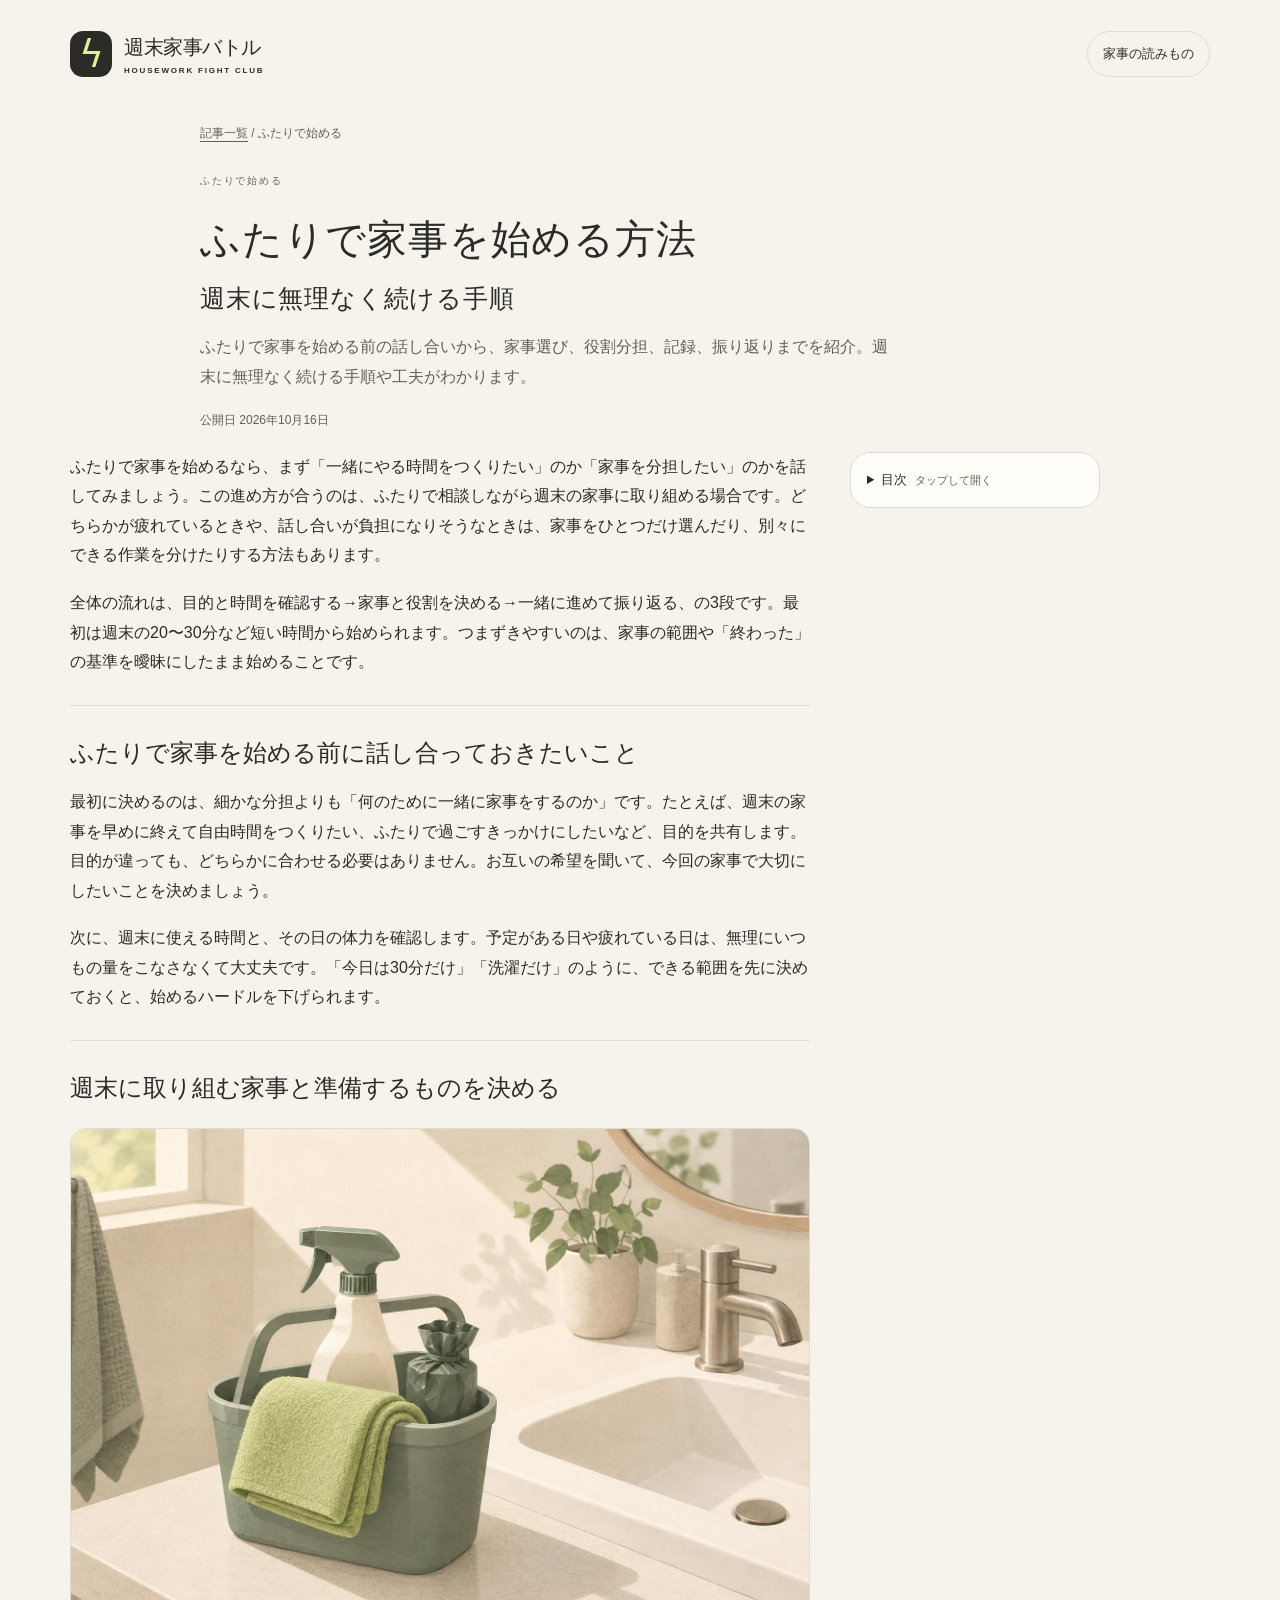
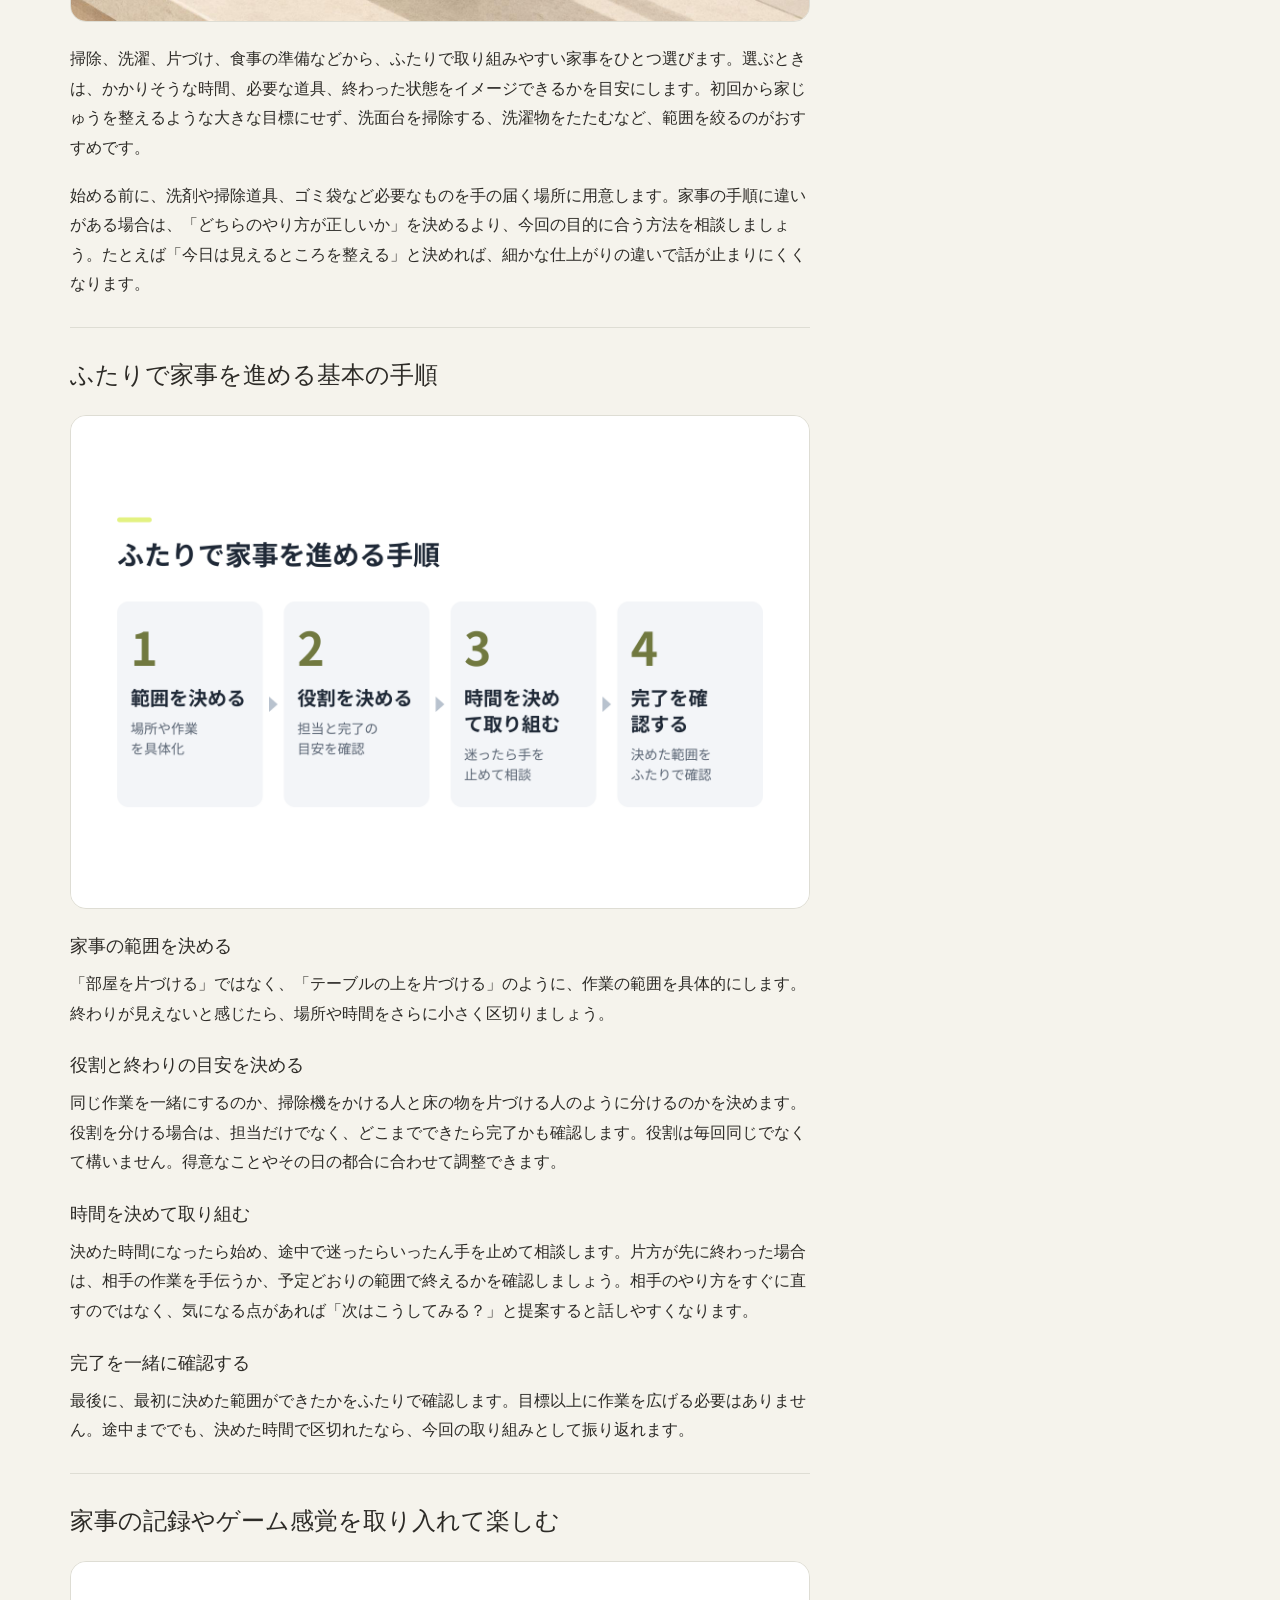
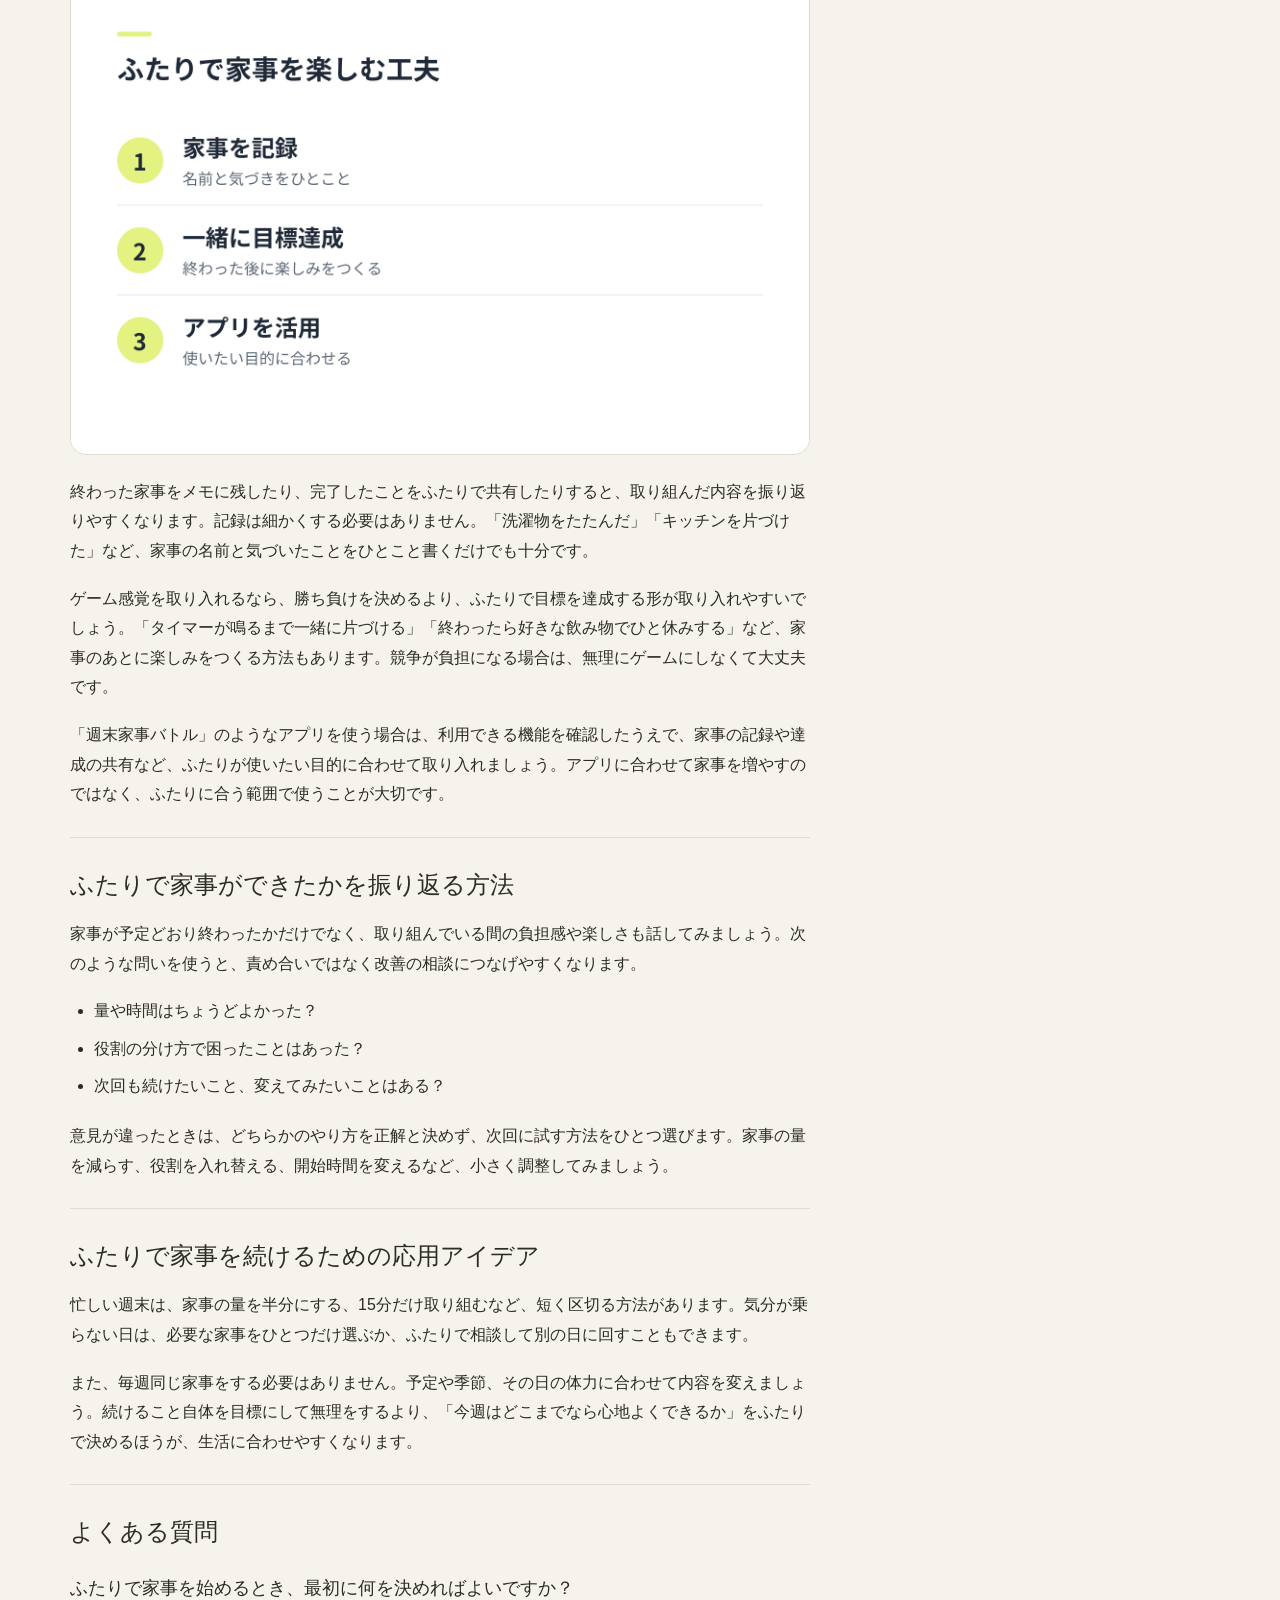
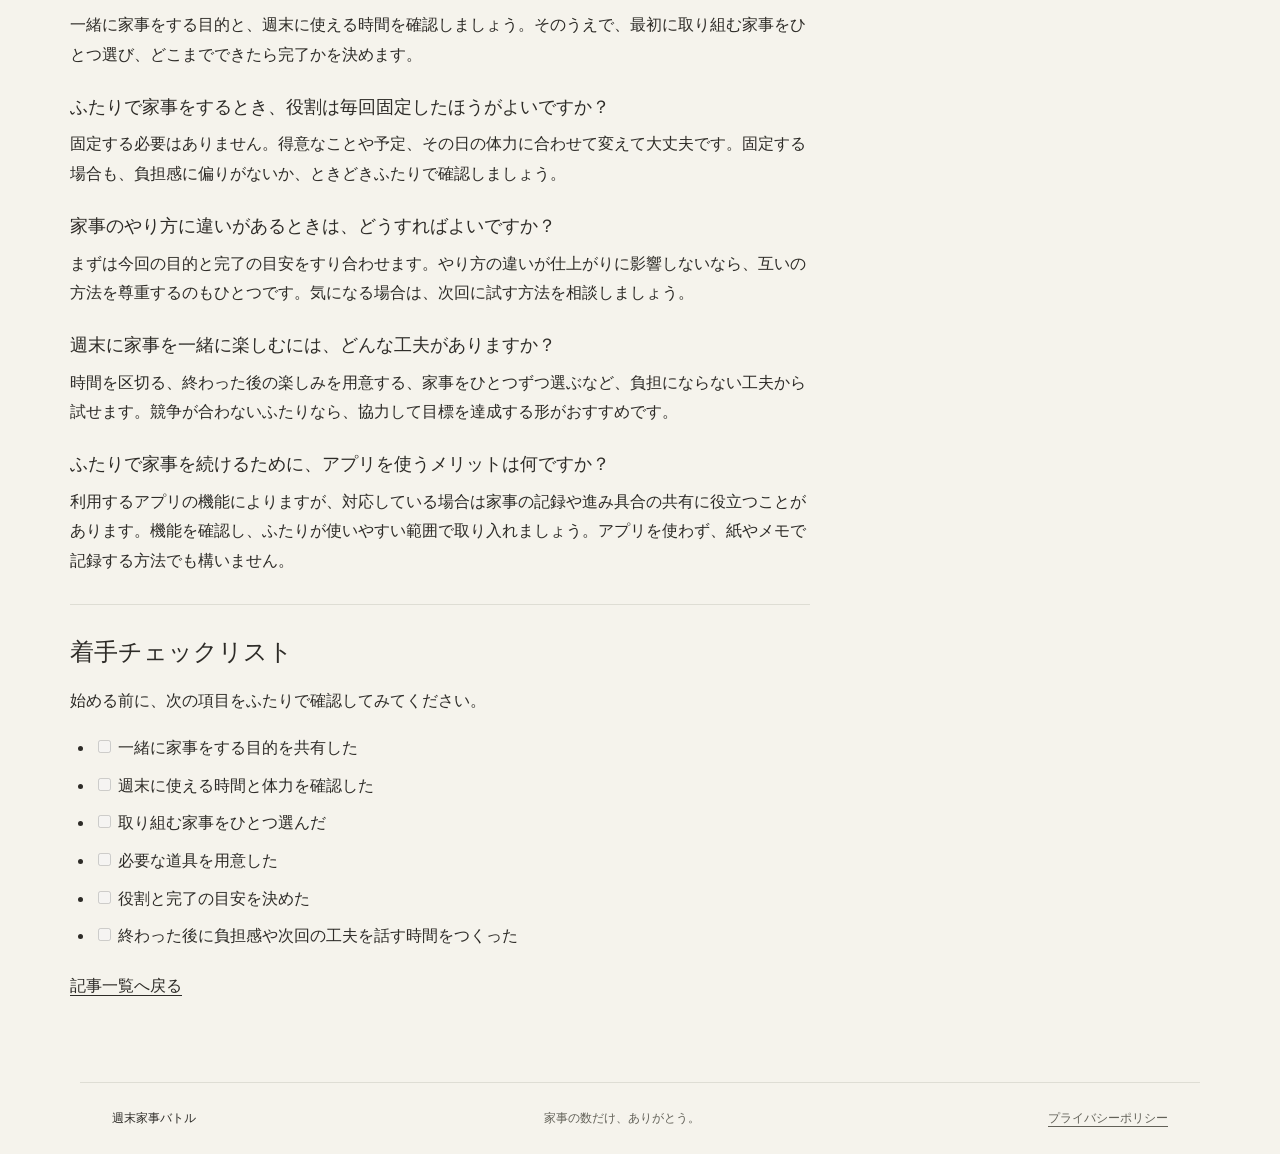
<file: articles/starting-housework-together/index.html>
<!doctype html>
<html lang="ja">
<head><script src="../../assets/analytics-v1.js"></script>

<meta charset="utf-8"><meta name="viewport" content="width=device-width,initial-scale=1">
<meta name="theme-color" content="#f5f3ec"><link rel="icon" href="../../favicon.svg" type="image/svg+xml">
<title>ふたりで家事を始める方法｜週末に無理なく続ける手順 | 週末家事バトル</title>
<meta name="description" content="ふたりで家事を始める前の話し合いから、家事選び、役割分担、記録、振り返りまでを紹介。週末に無理なく続ける手順や工夫がわかります。">
<link rel="canonical" href="https://ing08.github.io/futari-kaji-notes/articles/starting-housework-together/">
<meta property="og:title" content="ふたりで家事を始める方法｜週末に無理なく続ける手順">
<meta property="og:description" content="ふたりで家事を始める前の話し合いから、家事選び、役割分担、記録、振り返りまでを紹介。週末に無理なく続ける手順や工夫がわかります。">
<meta property="og:type" content="article"><meta property="og:url" content="https://ing08.github.io/futari-kaji-notes/articles/starting-housework-together/">
<meta property="og:image" content="https://ing08.github.io/futari-kaji-notes/assets/weekend-preparation.jpg">
<meta name="twitter:card" content="summary_large_image"><link rel="stylesheet" href="../../styles-v4.css">
</head><body><a class="skip" href="#main">本文へ移動</a><header class="site-header"><a class="brand" href="../../"><span class="brand-icon" aria-hidden="true">ϟ</span><span>週末家事バトル<small>HOUSEWORK FIGHT CLUB</small></span></a><span class="header-note">家事の読みもの</span></header><main id="main" class="wrap"><div class="article-head"><nav class="breadcrumb" aria-label="パンくず"><a href="../../">記事一覧</a> / ふたりで始める</nav><span class="eyebrow">ふたりで始める</span><h1>ふたりで家事を始める方法<span class="title-sub">週末に無理なく続ける手順</span></h1><p class="intro">ふたりで家事を始める前の話し合いから、家事選び、役割分担、記録、振り返りまでを紹介。週末に無理なく続ける手順や工夫がわかります。</p><p class="meta">公開日 <time datetime="2026-10-16">2026年10月16日</time></p></div><div class="article-layout"><article class="article-body"><p>ふたりで家事を始めるなら、まず「一緒にやる時間をつくりたい」のか「家事を分担したい」のかを話してみましょう。この進め方が合うのは、ふたりで相談しながら週末の家事に取り組める場合です。どちらかが疲れているときや、話し合いが負担になりそうなときは、家事をひとつだけ選んだり、別々にできる作業を分けたりする方法もあります。</p>
<p>全体の流れは、目的と時間を確認する→家事と役割を決める→一緒に進めて振り返る、の3段です。最初は週末の20〜30分など短い時間から始められます。つまずきやすいのは、家事の範囲や「終わった」の基準を曖昧にしたまま始めることです。</p>
<section id="section-1"><h2>ふたりで家事を始める前に話し合っておきたいこと</h2>
<p>最初に決めるのは、細かな分担よりも「何のために一緒に家事をするのか」です。たとえば、週末の家事を早めに終えて自由時間をつくりたい、ふたりで過ごすきっかけにしたいなど、目的を共有します。目的が違っても、どちらかに合わせる必要はありません。お互いの希望を聞いて、今回の家事で大切にしたいことを決めましょう。</p>
<p>次に、週末に使える時間と、その日の体力を確認します。予定がある日や疲れている日は、無理にいつもの量をこなさなくて大丈夫です。「今日は30分だけ」「洗濯だけ」のように、できる範囲を先に決めておくと、始めるハードルを下げられます。</p>
</section><section id="section-2"><h2>週末に取り組む家事と準備するものを決める</h2>
<figure><img alt="洗面台のそばに用意された掃除道具" src="../../assets/weekend-preparation.jpg" width="1536" height="1024" loading="lazy"></figure>
<p>掃除、洗濯、片づけ、食事の準備などから、ふたりで取り組みやすい家事をひとつ選びます。選ぶときは、かかりそうな時間、必要な道具、終わった状態をイメージできるかを目安にします。初回から家じゅうを整えるような大きな目標にせず、洗面台を掃除する、洗濯物をたたむなど、範囲を絞るのがおすすめです。</p>
<p>始める前に、洗剤や掃除道具、ゴミ袋など必要なものを手の届く場所に用意します。家事の手順に違いがある場合は、「どちらのやり方が正しいか」を決めるより、今回の目的に合う方法を相談しましょう。たとえば「今日は見えるところを整える」と決めれば、細かな仕上がりの違いで話が止まりにくくなります。</p>
</section><section id="section-3"><h2>ふたりで家事を進める基本の手順</h2>
<figure><img alt="ふたりで家事を進める手順:範囲を決める、役割を決める、時間を決めて取り組む、完了を確認する" src="../../assets/weekend-steps.png" width="1536" height="1024" loading="lazy"></figure>
<h3>家事の範囲を決める</h3>
<p>「部屋を片づける」ではなく、「テーブルの上を片づける」のように、作業の範囲を具体的にします。終わりが見えないと感じたら、場所や時間をさらに小さく区切りましょう。</p>
<h3>役割と終わりの目安を決める</h3>
<p>同じ作業を一緒にするのか、掃除機をかける人と床の物を片づける人のように分けるのかを決めます。役割を分ける場合は、担当だけでなく、どこまでできたら完了かも確認します。役割は毎回同じでなくて構いません。得意なことやその日の都合に合わせて調整できます。</p>
<h3>時間を決めて取り組む</h3>
<p>決めた時間になったら始め、途中で迷ったらいったん手を止めて相談します。片方が先に終わった場合は、相手の作業を手伝うか、予定どおりの範囲で終えるかを確認しましょう。相手のやり方をすぐに直すのではなく、気になる点があれば「次はこうしてみる？」と提案すると話しやすくなります。</p>
<h3>完了を一緒に確認する</h3>
<p>最後に、最初に決めた範囲ができたかをふたりで確認します。目標以上に作業を広げる必要はありません。途中まででも、決めた時間で区切れたなら、今回の取り組みとして振り返れます。</p>
</section><section id="section-4"><h2>家事の記録やゲーム感覚を取り入れて楽しむ</h2>
<figure><img alt="ふたりで家事を楽しむ工夫:家事を記録、一緒に目標達成、アプリを活用" src="../../assets/weekend-ideas.png" width="1536" height="1024" loading="lazy"></figure>
<p>終わった家事をメモに残したり、完了したことをふたりで共有したりすると、取り組んだ内容を振り返りやすくなります。記録は細かくする必要はありません。「洗濯物をたたんだ」「キッチンを片づけた」など、家事の名前と気づいたことをひとこと書くだけでも十分です。</p>
<p>ゲーム感覚を取り入れるなら、勝ち負けを決めるより、ふたりで目標を達成する形が取り入れやすいでしょう。「タイマーが鳴るまで一緒に片づける」「終わったら好きな飲み物でひと休みする」など、家事のあとに楽しみをつくる方法もあります。競争が負担になる場合は、無理にゲームにしなくて大丈夫です。</p>
<p>「週末家事バトル」のようなアプリを使う場合は、利用できる機能を確認したうえで、家事の記録や達成の共有など、ふたりが使いたい目的に合わせて取り入れましょう。アプリに合わせて家事を増やすのではなく、ふたりに合う範囲で使うことが大切です。</p>
</section><section id="section-5"><h2>ふたりで家事ができたかを振り返る方法</h2>
<p>家事が予定どおり終わったかだけでなく、取り組んでいる間の負担感や楽しさも話してみましょう。次のような問いを使うと、責め合いではなく改善の相談につなげやすくなります。</p>
<ul>
<li>量や時間はちょうどよかった？</li>
<li>役割の分け方で困ったことはあった？</li>
<li>次回も続けたいこと、変えてみたいことはある？</li>
</ul>
<p>意見が違ったときは、どちらかのやり方を正解と決めず、次回に試す方法をひとつ選びます。家事の量を減らす、役割を入れ替える、開始時間を変えるなど、小さく調整してみましょう。</p>
</section><section id="section-6"><h2>ふたりで家事を続けるための応用アイデア</h2>
<p>忙しい週末は、家事の量を半分にする、15分だけ取り組むなど、短く区切る方法があります。気分が乗らない日は、必要な家事をひとつだけ選ぶか、ふたりで相談して別の日に回すこともできます。</p>
<p>また、毎週同じ家事をする必要はありません。予定や季節、その日の体力に合わせて内容を変えましょう。続けること自体を目標にして無理をするより、「今週はどこまでなら心地よくできるか」をふたりで決めるほうが、生活に合わせやすくなります。</p>
</section><section id="section-7"><h2>よくある質問</h2>
<h3>ふたりで家事を始めるとき、最初に何を決めればよいですか？</h3>
<p>一緒に家事をする目的と、週末に使える時間を確認しましょう。そのうえで、最初に取り組む家事をひとつ選び、どこまでできたら完了かを決めます。</p>
<h3>ふたりで家事をするとき、役割は毎回固定したほうがよいですか？</h3>
<p>固定する必要はありません。得意なことや予定、その日の体力に合わせて変えて大丈夫です。固定する場合も、負担感に偏りがないか、ときどきふたりで確認しましょう。</p>
<h3>家事のやり方に違いがあるときは、どうすればよいですか？</h3>
<p>まずは今回の目的と完了の目安をすり合わせます。やり方の違いが仕上がりに影響しないなら、互いの方法を尊重するのもひとつです。気になる場合は、次回に試す方法を相談しましょう。</p>
<h3>週末に家事を一緒に楽しむには、どんな工夫がありますか？</h3>
<p>時間を区切る、終わった後の楽しみを用意する、家事をひとつずつ選ぶなど、負担にならない工夫から試せます。競争が合わないふたりなら、協力して目標を達成する形がおすすめです。</p>
<h3>ふたりで家事を続けるために、アプリを使うメリットは何ですか？</h3>
<p>利用するアプリの機能によりますが、対応している場合は家事の記録や進み具合の共有に役立つことがあります。機能を確認し、ふたりが使いやすい範囲で取り入れましょう。アプリを使わず、紙やメモで記録する方法でも構いません。</p>
</section><section id="section-8"><h2>着手チェックリスト</h2>
<p>始める前に、次の項目をふたりで確認してみてください。</p>
<ul>
<li><input disabled="" type="checkbox"> 一緒に家事をする目的を共有した</li>
<li><input disabled="" type="checkbox"> 週末に使える時間と体力を確認した</li>
<li><input disabled="" type="checkbox"> 取り組む家事をひとつ選んだ</li>
<li><input disabled="" type="checkbox"> 必要な道具を用意した</li>
<li><input disabled="" type="checkbox"> 役割と完了の目安を決めた</li>
<li><input disabled="" type="checkbox"> 終わった後に負担感や次回の工夫を話す時間をつくった</li>
</ul>
</section><p><a href="../../">記事一覧へ戻る</a></p></article><aside class="toc"><details class="toc-disclosure"><summary>目次<span>タップして開く</span></summary><ol><li><a href="#section-1">ふたりで家事を始める前に話し合っておきたいこと</a></li><li><a href="#section-2">週末に取り組む家事と準備するものを決める</a></li><li><a href="#section-3">ふたりで家事を進める基本の手順</a></li><li><a href="#section-4">家事の記録やゲーム感覚を取り入れて楽しむ</a></li><li><a href="#section-5">ふたりで家事ができたかを振り返る方法</a></li><li><a href="#section-6">ふたりで家事を続けるための応用アイデア</a></li><li><a href="#section-7">よくある質問</a></li><li><a href="#section-8">着手チェックリスト</a></li></ol></details></aside></div></main><footer class="site-footer"><span>週末家事バトル</span><span>家事の数だけ、ありがとう。</span><a href="../../privacy/">プライバシーポリシー</a></footer></body></html>
</file>
<file: styles-v4.css>
:root {
  --ink:#2d2b27; --muted:#74736b; --reading-muted:#626158; --paper:#f5f3ec; --line:#deddd4;
  --lime:#e3ef98; --coral:#e98970; --blue:#8cafc8;
  font-family:"BIZ UDPGothic","Hiragino Kaku Gothic ProN","Yu Gothic",Meiryo,sans-serif;
  color:var(--ink); background:var(--paper); font-synthesis:none;
}
*{box-sizing:border-box}
html{scroll-behavior:smooth;scroll-padding-top:24px}
body{margin:0;line-height:1.85}
a{color:inherit;text-underline-offset:4px}
a:hover{text-decoration-thickness:2px}
a:focus-visible,summary:focus-visible,.table-scroll:focus-visible{outline:3px solid #507481;outline-offset:4px}
img{max-width:100%;height:auto;display:block}
.skip{position:absolute;left:16px;top:-80px;background:white;padding:8px;z-index:10}
.skip:focus{top:12px}
.site-header{max-width:1180px;margin:auto;padding:24px 32px;display:flex;justify-content:space-between;align-items:center;gap:20px}
.brand{display:flex;align-items:center;gap:12px;font-size:20px;font-weight:900;letter-spacing:-.5px;line-height:1.4;text-decoration:none}
.brand-icon{width:42px;height:42px;flex:none;border-radius:13px}
.brand small{display:block;font-size:8px;letter-spacing:1.8px;margin-top:5px;font-weight:700}
.header-note{font-size:12px;font-weight:700;border:1px solid var(--line);border-radius:24px;padding:8px 16px;white-space:nowrap}
.wrap{max-width:1120px;margin:auto;padding:20px 32px 48px}
.eyebrow{font-size:11px;letter-spacing:.14em;font-weight:800;color:var(--reading-muted)}
h1,h2,h3{line-height:1.55;overflow-wrap:anywhere}
h1{font-size:clamp(28px,3.5vw,40px);letter-spacing:.02em;margin:14px 0;font-weight:900}
h2{font-size:24px;margin:0 0 16px}
h3{font-size:18px;margin:24px 0 8px}
p{margin:0 0 18px}
.intro{max-width:700px;color:var(--reading-muted)}
.home-title{border:1px solid #dbddc6;border-radius:28px;background:#eef0df;padding:32px 36px;margin-bottom:28px}
.home-title h1{font-size:clamp(30px,4vw,44px)}
.home-title p{margin-bottom:0}
.article-card{display:grid;grid-template-columns:1fr 1fr;gap:28px;background:#fffdf6;border:1px solid var(--line);border-radius:24px;padding:24px;align-items:center}
.article-card img{width:100%;height:auto;aspect-ratio:3/2;object-fit:cover;border-radius:16px}
.article-card h2{font-size:24px;margin:12px 0}
.article-card a{text-decoration:none}
.read-link{display:inline-flex;align-items:center;background:var(--ink);color:#fff;border-radius:12px;padding:12px 20px;font-size:14px;font-weight:700;min-height:44px}
.read-link:hover{background:#44483a}
.meta{font-size:12px;color:var(--reading-muted)}
.article-head{max-width:880px;margin:0 auto 20px}
.breadcrumb{font-size:12px;color:var(--reading-muted);margin-bottom:20px}
.title-sub{display:block;font-size:.62em;margin-top:10px;font-weight:700}
.article-head .meta{margin-bottom:0}
.hero{width:100%;height:auto;aspect-ratio:3/1;object-fit:cover;border-radius:24px;margin:24px 0 32px}
.article-layout{display:grid;grid-template-columns:minmax(0,740px) minmax(0,250px);gap:40px;align-items:start}
.article-body{font-size:16px;min-width:0}
.article-body section{padding-top:28px;margin-top:28px;border-top:1px solid var(--line)}
.article-body ul,.article-body ol{padding-left:1.5em;margin:12px 0 20px}
.article-body li{margin:8px 0}
.article-body strong{font-weight:700}
.key-box{background:#eef0df;border:1px solid #dbddc6;border-radius:18px;padding:20px 24px;margin:22px 0}
.key-box>strong{display:inline;background:linear-gradient(transparent 55%,var(--lime) 55%)}
.key-box ul:last-child{margin-bottom:0}
figure{margin:22px 0}
figure img{width:100%;height:auto;border:1px solid var(--line);border-radius:16px}
.toc{position:sticky;top:24px;font-size:13px;background:#fffdf6;border:1px solid var(--line);border-radius:16px}
.toc-disclosure{padding:0;border:0}
.toc summary{padding:16px;min-height:52px}
.toc summary span{font-size:11px;color:var(--reading-muted);font-weight:400;margin-left:8px}
.toc ol{padding:0 20px 12px 36px;margin:0}
.toc li{margin:0;line-height:1.6}
.toc a{display:block;padding:10px 0;text-decoration:none}
.toc a:hover{text-decoration:underline}
.table-scroll{overflow-x:auto;margin:20px 0 8px;border:1px solid var(--line);border-radius:14px}
table{border-collapse:collapse;width:100%;min-width:600px;font-size:14px;line-height:1.75}
th,td{text-align:left;vertical-align:top;padding:14px;border-bottom:1px solid var(--line)}
th{background:#eef0df;font-weight:700}
tbody tr:last-child td{border-bottom:0}
td:first-child{font-weight:700;width:24%}
#faq details{border-bottom:1px solid var(--line);padding:0}
summary{cursor:pointer;font-weight:700;line-height:1.7}
#faq summary{padding:16px 0;min-height:52px}
#faq details p{margin:0 0 20px;color:var(--reading-muted)}
.back{display:inline-block;margin-top:30px;padding:10px 0;min-height:44px}
.site-footer{border-top:1px solid var(--line);padding:24px 32px;max-width:1120px;margin:auto;color:var(--reading-muted);font-size:12px;display:flex;justify-content:space-between;gap:16px}
.site-footer span:first-child{color:var(--ink);font-weight:800}
.number{font-size:11px;color:var(--reading-muted);display:block;margin-bottom:8px;letter-spacing:.12em}
@media(max-width:900px){
 .article-layout{grid-template-columns:minmax(0,1fr);gap:24px}
 .toc{position:static;grid-row:1}
 .toc ol{columns:2;column-gap:32px}
 .toc li{break-inside:avoid}
 .hero{aspect-ratio:5/2}
 .article-card{gap:20px}
}
@media(max-width:600px){
 .site-header{padding:18px 18px;gap:10px}
 .brand{font-size:17px;gap:9px}
 .brand-icon{width:36px;height:36px;border-radius:10px}
 .brand small{font-size:7px;letter-spacing:1.3px}
 .header-note{font-size:10px;padding:6px 10px}
 .wrap{padding:12px 18px 32px}
 .home-title{padding:24px;border-radius:22px;margin-bottom:20px}
 .home-title h1{font-size:30px}
 .home-title p{font-size:14px}
 .article-card{grid-template-columns:minmax(0,1fr);gap:18px;padding:18px;border-radius:22px}
 .article-card img{aspect-ratio:3/2;height:auto}
 .article-card h2{font-size:21px;margin:8px 0 12px}
 .article-card p{font-size:14px}
 .article-card .meta{font-size:12px;margin-bottom:14px}
 h1{font-size:27px}
 .title-sub{font-size:18px;line-height:1.65;margin-top:8px}
 .article-head .intro{font-size:14px;line-height:1.8}
 .breadcrumb{margin-bottom:16px}
 .hero{aspect-ratio:16/9;height:auto;border-radius:18px;margin:18px 0 22px}
 .toc ol{columns:1}
 .article-body{font-size:16px;line-height:1.85}
 .article-body section{padding-top:24px;margin-top:24px}
 h2{font-size:22px}
 .key-box{padding:18px;border-radius:16px}
 .site-footer{padding:20px 18px;flex-wrap:wrap;gap:6px 18px}
}
@media(max-width:360px){.header-note{display:none}.brand{font-size:16px}}
@media(prefers-reduced-motion:reduce){html{scroll-behavior:auto}}

/* Article index: consistent thumbnail proportions and one clear card link. */
.journal-heading{padding:12px 0 24px;border-bottom:1px solid var(--line);margin-bottom:24px}
.journal-heading h1{font-size:32px;margin:8px 0 10px}
.journal-heading p{font-size:15px;color:var(--reading-muted);margin:0}
.list-heading{display:flex;align-items:center;gap:12px;margin-bottom:18px}
.list-heading h2{font-size:20px;margin:0}
.list-heading>span{font-size:12px;background:#e9e8df;border-radius:20px;padding:2px 10px;color:var(--reading-muted)}
.article-grid{display:grid;grid-template-columns:repeat(3,minmax(0,1fr));gap:24px;align-items:start}
.journal-card{min-width:0;background:#fffdf6;border:1px solid var(--line);border-radius:20px;overflow:hidden;box-shadow:0 3px 0 #2d2b2707;transition:box-shadow .15s,border-color .15s}
.journal-card:hover{border-color:#9ca779;box-shadow:0 6px 18px #2d2b2710}
.journal-card-link{display:block;height:100%;color:inherit;text-decoration:none}
.journal-card:focus-within{outline:3px solid #507481;outline-offset:4px}
.journal-card-link:focus-visible{outline:none}
.card-thumbnail{width:100%;aspect-ratio:1280/853;overflow:hidden;background:#eeecdf}
.card-thumbnail img{display:block;width:100%;height:100%;object-fit:contain;border-radius:0}
.card-content{padding:20px}
.card-meta{display:flex;align-items:center;justify-content:space-between;gap:10px;font-size:11px;color:var(--reading-muted)}
.category{background:#eef0df;color:#4c5435;border-radius:7px;padding:3px 9px;font-weight:700}
.journal-card h3{font-size:20px;line-height:1.65;margin:14px 0 12px}
.journal-card h3 span{display:block;font-size:15px;font-weight:600;margin-top:6px}
.journal-card p{font-size:14px;line-height:1.8;color:var(--reading-muted);margin:0 0 18px}
.card-action{display:flex;justify-content:space-between;align-items:center;border-top:1px solid var(--line);padding-top:14px;font-size:13px;font-weight:700;min-height:44px}
.card-action>span{display:grid;place-items:center;background:var(--lime);border-radius:50%;width:30px;height:30px;font-size:18px}
@media(max-width:1000px){.article-grid{grid-template-columns:repeat(2,minmax(0,1fr))}}
@media(max-width:600px){.journal-heading{padding:4px 0 20px;margin-bottom:20px}.journal-heading h1{font-size:27px}.journal-heading p{font-size:14px}.article-grid{grid-template-columns:minmax(0,1fr);gap:20px}.card-content{padding:18px}.journal-card h3{font-size:20px}.list-heading{margin-bottom:14px}}
@media(prefers-reduced-motion:reduce){.journal-card{transition:none}}

/* Shared app brand definitions, mirrored from weekend-kaji-battle/style.css.
   Article typography, thumbnails, and reading-muted remain editorial adaptations. */
.site-header{max-width:1220px;height:108px;padding:0 40px;gap:24px}
.brand{gap:12px;font-size:20px;font-weight:900;letter-spacing:-.5px;white-space:nowrap;line-height:normal}
.brand-icon{display:grid;place-items:center;width:42px;height:46px;border-radius:13px;background:var(--ink);color:var(--lime);font-size:38px;line-height:1;flex:none}
.brand small{font-size:8px;letter-spacing:1.8px;margin-top:5px;font-weight:700}
.header-note{border:1px solid var(--line);border-radius:25px;padding:10px 15px;font-size:13px;font-weight:400}
.wrap{max-width:1140px;margin:0 auto;padding:14px 0 64px}
.eyebrow{font-size:10px;font-weight:800;letter-spacing:1.8px;color:#67685e;line-height:1.6}
.journal-card,.toc{background:#fffdf7;border:1px solid var(--line);border-radius:20px}
.journal-card{box-shadow:none;transition:transform .15s,border-color .15s}
.journal-card:hover{border-color:#869658;transform:translateY(-3px);box-shadow:none}
.card-action{display:inline-flex;background:var(--ink);color:#fff;border:0;border-radius:12px;padding:15px 20px;font-size:13px;font-weight:700;align-items:center;justify-content:center;gap:24px;line-height:normal}
.card-action>span{display:inline;background:none;border-radius:0;width:auto;height:auto;font-size:19px}
.journal-card-link:hover .card-action{background:#44483a}
@media(min-width:1500px){.site-header{height:120px}.wrap{padding-top:25px}}
@media(max-width:1200px){.wrap{margin-left:32px;margin-right:32px}.site-header{padding:0 32px}}
@media(max-width:800px){.site-header{height:auto;min-height:100px;flex-wrap:wrap;gap:16px;padding:23px 22px 12px}.brand{font-size:17px}.brand-icon{width:36px;height:40px}.wrap{margin:0 20px;padding-top:14px}}
@media(max-width:560px){.wrap{margin:0 16px;padding-bottom:38px}.site-header{padding-left:16px;padding-right:16px}}
@media(max-width:360px){.site-header{column-gap:8px}.brand{gap:6px;font-size:14px}.brand-icon{width:30px;height:36px;font-size:30px}.brand small{font-size:7px;letter-spacing:.7px}}
@media(prefers-reduced-motion:reduce){.journal-card{transition:none}.journal-card:hover{transform:none}}
@media(max-width:560px){.journal-card,.toc{border-radius:16px}}
</file>
